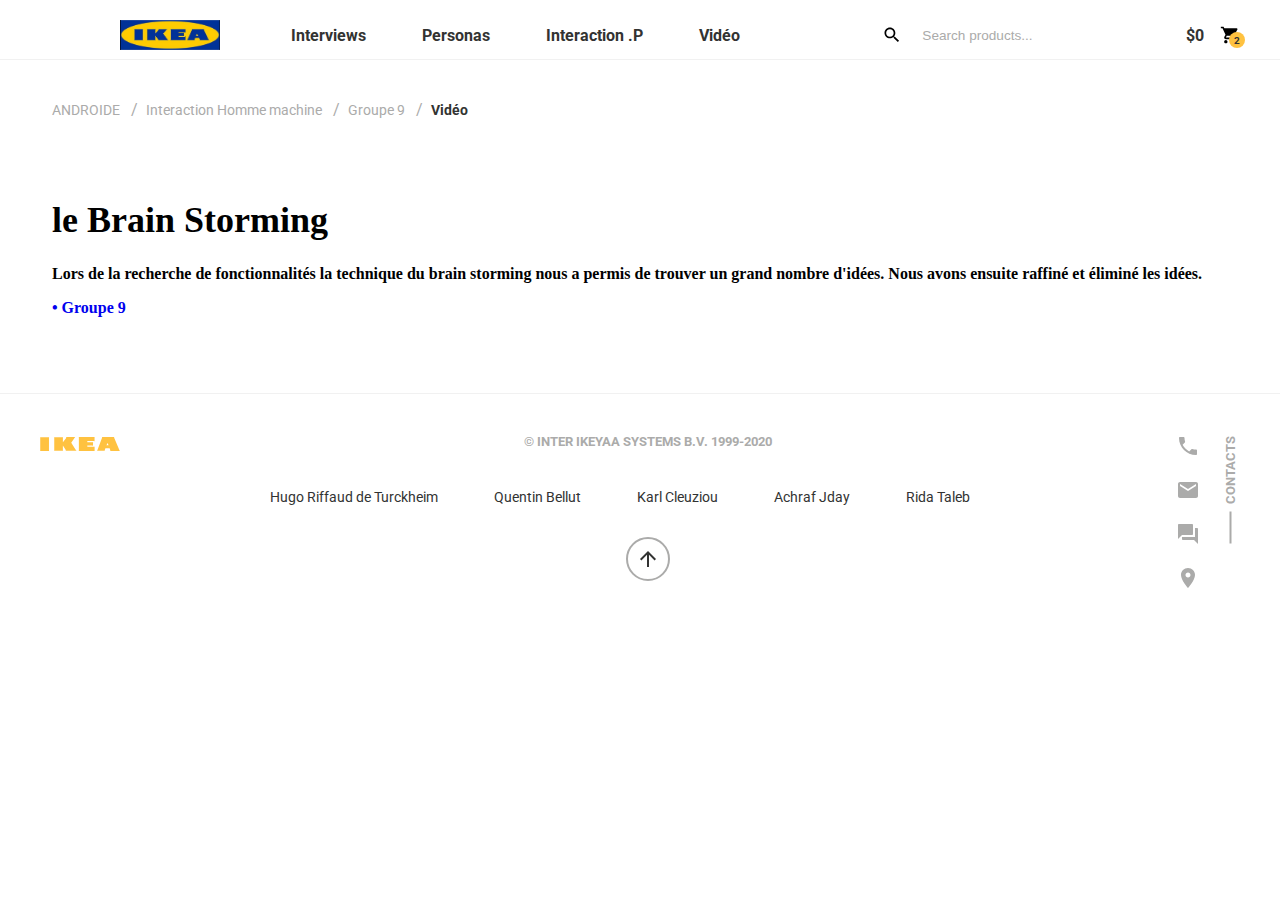
<file: InteractionP.html>
<!DOCTYPE html>
<html>
	<head>
		<meta charset="UTF-8">
		<title></title>
        <style>
			@import url('style.css');
		</style>
	</head>
	<body>

        		<!--=== HEADER ===-->
		<header class="header-container bg-light w-100 border-bottom-light">
			<nav class="navbar container-full d-flex align-items-center mx-auto">
				<a class="navbar-logo d-flex align-items-center mr-auto" href="index.html">
					<?xml version="1.0" encoding="UTF-8"?>
                    
					<svg width="80px" height="20px" viewBox="0 0 748 131" version="1.1" xmlns="http://www.w3.org/2000/svg" xmlns:xlink="http://www.w3.org/1999/xlink">
						<!-- Generator: Sketch 47.1 (45422) - http://www.bohemiancoding.com/sketch -->
						<title>Ikea_logo</title>
						<defs></defs>
						<img src="logo.png" alt="Logo" width="100px" height="30px">
					</svg>
				</a>
				<ul class="navbar-nav d-flex mr-auto">
					<li class="nav-item">
						<a class="nav-link" href="InterviewHugo.html">Interviews</a>
					</li>
					<li class="nav-item">
						<a class="nav-link" href="personas.html">Personas</a>
					</li>
					<li class="nav-item">
						<a class="nav-link" href="InteractionP.html">Interaction .P</a>
					</li>
					<li class="nav-item">
						<a class="nav-link" href="video.html">Vidéo</a>
					</li>
					
				</ul>
				<form class="search-form d-flex align-items-center">
					<button class="search-btn nav-icon" type="submit">
						<svg xmlns="http://www.w3.org/2000/svg" height="20" viewBox="0 0 24 24" width="20">
							<path d="M0 0h24v24H0z" fill="none" />
							<path d="M15.5 14h-.79l-.28-.27C15.41 12.59 16 11.11 16 9.5 16 5.91 13.09 3 9.5 3S3 5.91 3 9.5 5.91 16 9.5 16c1.61 0 3.09-.59 4.23-1.57l.27.28v.79l5 4.99L20.49 19l-4.99-5zm-6 0C7.01 14 5 11.99 5 9.5S7.01 5 9.5 5 14 7.01 14 9.5 11.99 14 9.5 14z" />
						</svg>
					</button>
					<input class="search-input" type="search" placeholder="Search products..." />
				</form>
				<div class="navbar-nav d-flex ml-auto d-flex align-items-center justify-content-center">
					<a class="nav-icon subtotal-price" href="#">$0</a>
					
					<a class="nav-icon d-flex align-items-center position-relative" href="#">
						<svg xmlns="http://www.w3.org/2000/svg" height="20" viewBox="0 0 24 24" width="20">
							<path d="M0 0h24v24H0z" fill="none" />
							<path d="M7 18c-1.1 0-1.99.9-1.99 2S5.9 22 7 22s2-.9 2-2-.9-2-2-2zM1 2v2h2l3.6 7.59-1.35 2.45c-.16.28-.25.61-.25.96 0 1.1.9 2 2 2h12v-2H7.42c-.14 0-.25-.11-.25-.25l.03-.12.9-1.63h7.45c.75 0 1.41-.41 1.75-1.03l3.58-6.49c.08-.14.12-.31.12-.48 0-.55-.45-1-1-1H5.21l-.94-2H1zm16 16c-1.1 0-1.99.9-1.99 2s.89 2 1.99 2 2-.9 2-2-.9-2-2-2z" />
						</svg>
						<span class="item-quantity badge position-absolute rounded-circle d-flex align-items-center justify-content-center">2</span>
					</a>
				</div>
			</nav>
		</header>
		<!--=== END OF HEADER ===-->
		<div class="interview_arborescence">
            <section class="product-path">
                <header class="product-path__nav">
                  <ul class="nav d-flex align-items-center w-100">
                        <li class="page-item">
                           <a class="page-link" href="index.html">ANDROIDE </a><span>/</span>
                      </li>
                      <li class="page-item">
                          <a class="page-link" href="index.html">Interaction Homme machine </a><span>/</span>
                       </li>
                       <li class="page-item">
                        <a class="page-link" href="index.html">Groupe 9 </a><span>/</span>
                     </li>
                       <li class="page-item">
                          <a class="page-link active" href="#">Vidéo</a>
                       </li>
                  </ul>
                 </header>
            </section>
        </div>


        <div class="interview">

            <div class="titrePersonas">
                <h1>le Brain Storming</h1>
            </div>

            <div class="profession">
            <h4>Lors de la recherche de fonctionnalités la technique du brain storming nous a permis de trouver un grand nombre d'idées. 
				Nous avons ensuite raffiné et éliminé les idées. 
            </h4>
            </div>
            
			<div class="profession">
				<h4>
					<a class="nav-link" href="index.html"> • Groupe 9 </a>
				</4>
				</div>

        </div>

        

        

		
        <!--=== FOOTER ===-->
		<footer class="footer-container bg-light w-100 border-top-light">
			<div  class="footer-content container-full d-flex justify-content-between mx-auto">
				<div class="footer-content-logo">
					<a class="navbar-logo d-flex align-items-center mr-auto" href="#">
						<?xml version="1.0" encoding="UTF-8"?>
						<svg width="80px" height="20px" viewBox="0 0 748 131" version="1.1" xmlns="http://www.w3.org/2000/svg" xmlns:xlink="http://www.w3.org/1999/xlink">
							<!-- Generator: Sketch 47.1 (45422) - http://www.bohemiancoding.com/sketch -->
							<title>Ikea_logo</title>
							<desc>Created with Sketch.</desc>
							<defs></defs>
							<g id="Page-1" stroke="none" stroke-width="1" fill="none" fill-rule="evenodd">
								<g id="Ikea_logo" fill-rule="nonzero" fill="#FFC240">
									<polygon id="polygon53" points="83.8759216 123.747305 84.6294047 127.715085 86.0122014 130.096881 0.939161462 129.868297 1.94098357 127.446991 2.24576325 123.403017 2.24576325 7.10981337 1.90147509 3.68668601 0.905297052 1.86929605 86.0460658 1.86929605 84.6294047 3.73748262 83.909786 7.45410153"></polygon>
									<path d="M239.296628,129.868297 C239.296628,129.868297 241.023713,128.372619 241.255119,127.446991 C241.901365,124.435881 240.820526,121.512254 240.820526,121.512254 L213.898321,79.0716829 L213.898321,78.7979456 L214.016846,123.405839 L214.784439,126.944669 L216.246253,128.863653 L131.128061,128.863653 L132.530612,126.944669 L133.26434,123.151856 L133.230476,6.98564387 L132.488281,3.62177923 L131.097018,1.86929605 L216.249075,1.86929605 L214.821126,3.73748262 L214.087397,7.45410153 L214.0366,49.0847486 L244.878611,8.72966095 C244.878611,8.72966095 245.516391,7.14932185 245.516391,4.87194033 C245.516391,3.43834701 244.11384,1.10170277 244.11384,1.10170277 L328.859524,1.19765193 L291.984004,53.6366896 L336.425397,124.656 L339.752576,127.207119 L343.536923,128.860831 L239.296628,128.860831 L239.296628,129.868297 L239.296628,129.868297 Z" id="path43"></path>
									<polygon id="polygon63" points="489.642095 48.7291723 493.511103 48.0236638 495.881612 46.635223 495.813883 82.5343188 493.324849 81.0781492 489.642095 80.3528864 442.483083 80.4065051 442.483083 92.1743873 504.057045 92.1743873 508.394511 91.3108448 510.527969 89.6655989 510.669071 130.175898 361.504814 129.885229 362.870679 127.463924 363.466128 123.408661 363.466128 7.10981337 362.836814 3.07148258 361.397577 0.61631291 510.067978 0.895694286 510.183681 39.8679852 507.765198 38.8407648 503.718401 38.5557394 442.483083 38.5557394 442.483083 48.9097825"></polygon>
									<path d="M631.415444,55.5500287 L621.405689,78.0642168 L641.456241,78.0642168 L631.415444,55.5500287 Z M580.192703,7.29042356 C580.192703,7.29042356 580.824839,5.01586407 580.553923,3.20411818 C580.308406,1.43188076 579.128796,0.754592581 579.128796,0.754592581 L694.50766,0.78845699 C694.50766,0.78845699 693.319584,1.43188076 693.071245,3.24644869 C692.811618,5.01586407 693.440931,7.32146593 693.440931,7.32146593 L743.81424,125.330466 L745.417155,127.842076 L747.635274,129.871119 L656.517437,130.029153 C656.517437,130.029153 657.914344,127.082949 657.77042,125.855364 C657.626497,124.548762 657.174971,122.864008 657.174971,122.864008 L651.257166,106.284558 L611.596298,106.284558 L605.111264,122.861186 C605.111264,122.861186 604.496061,123.00511 604.496061,124.280669 C604.496061,126.764059 605.988917,128.860831 605.988917,128.860831 L532.511615,128.860831 C532.511615,128.860831 535.040157,127.86183 536.437064,124.805568 C537.577166,122.389906 537.357047,122.531008 537.357047,122.531008 L580.192703,7.29042356 Z" id="path73"></path>
								</g>
							</g>
						</svg>
					</a>
				</div>
				
				<div class="footer-content-main d-flex column align-items-center">
					<h5>&copy; Inter IKEYAA Systems B.V. 1999-2020</h5>
					<ul class="navbar-nav d-flex mr-auto">
						<li class="nav-item">
							<a class="nav-link" href="#">Hugo Riffaud de Turckheim</a>
						</li>
						<li class="nav-item">
							<a class="nav-link" href="#">Quentin Bellut</a>
						</li>
						<li class="nav-item">
							<a class="nav-link" href="#">Karl Cleuziou</a>
						</li>
						<li class="nav-item">
							<a class="nav-link" href="#">Achraf Jday</a>
						</li>
						<li class="nav-item">
							<a class="nav-link" href="#">Rida Taleb</a>
						</li>
					</ul>
					<button class="arrow-btn d-flex align-items-center justify-content-center bg-light border-medium rounded-circle">
						<svg xmlns="http://www.w3.org/2000/svg" height="24" viewBox="0 0 24 24" width="24">
							<path d="M0 0h24v24H0V0z" fill="none" />
							<path d="M4 12l1.41 1.41L11 7.83V20h2V7.83l5.58 5.59L20 12l-8-8-8 8z" />
						</svg>
					</button>
				</div>
				
				<div class="footer-content-contacts">
					<div class="product-features-small vertical-container d-flex justify-content-between position-relative w-100">
						<div class="feature-icons">
							<a href="#">
								<svg xmlns="http://www.w3.org/2000/svg" height="24" viewBox="0 0 24 24" width="24">
									<path d="M0 0h24v24H0z" fill="none" />
									<path d="M6.62 10.79c1.44 2.83 3.76 5.14 6.59 6.59l2.2-2.2c.27-.27.67-.36 1.02-.24 1.12.37 2.33.57 3.57.57.55 0 1 .45 1 1V20c0 .55-.45 1-1 1-9.39 0-17-7.61-17-17 0-.55.45-1 1-1h3.5c.55 0 1 .45 1 1 0 1.25.2 2.45.57 3.57.11.35.03.74-.25 1.02l-2.2 2.2z" />
								</svg>
							</a>
							<a href="#">
								<svg xmlns="http://www.w3.org/2000/svg" height="24" viewBox="0 0 24 24" width="24">
									<path d="M0 0h24v24H0z" fill="none" />
									<path d="M20 4H4c-1.1 0-1.99.9-1.99 2L2 18c0 1.1.9 2 2 2h16c1.1 0 2-.9 2-2V6c0-1.1-.9-2-2-2zm0 4l-8 5-8-5V6l8 5 8-5v2z" />
								</svg>
							</a>
							<a href="#">
								<svg xmlns="http://www.w3.org/2000/svg" height="24" viewBox="0 0 24 24" width="24">
									<path d="M0 0h24v24H0z" fill="none" />
									<path d="M21 6h-2v9H6v2c0 .55.45 1 1 1h11l4 4V7c0-.55-.45-1-1-1zm-4 6V3c0-.55-.45-1-1-1H3c-.55 0-1 .45-1 1v14l4-4h10c.55 0 1-.45 1-1z" />
								</svg>
							</a>
							<a href="#">
								<svg xmlns="http://www.w3.org/2000/svg" height="24" viewBox="0 0 24 24" width="24">
									<path d="M0 0h24v24H0z" fill="none" />
									<path d="M12 2C8.13 2 5 5.13 5 9c0 5.25 7 13 7 13s7-7.75 7-13c0-3.87-3.13-7-7-7zm0 9.5c-1.38 0-2.5-1.12-2.5-2.5s1.12-2.5 2.5-2.5 2.5 1.12 2.5 2.5-1.12 2.5-2.5 2.5z" />
								</svg>
							</a>
						</div>
						<h5 class="vertical-container-title d-flex align-items-center position-absolute">
							<div class="line"></div>
							Contacts
						</h5>
					</div>
				</div>
			</div>
		</footer>
		
		<!--=== END OF FOOTER ===-->


	</body>
</html>
</file>
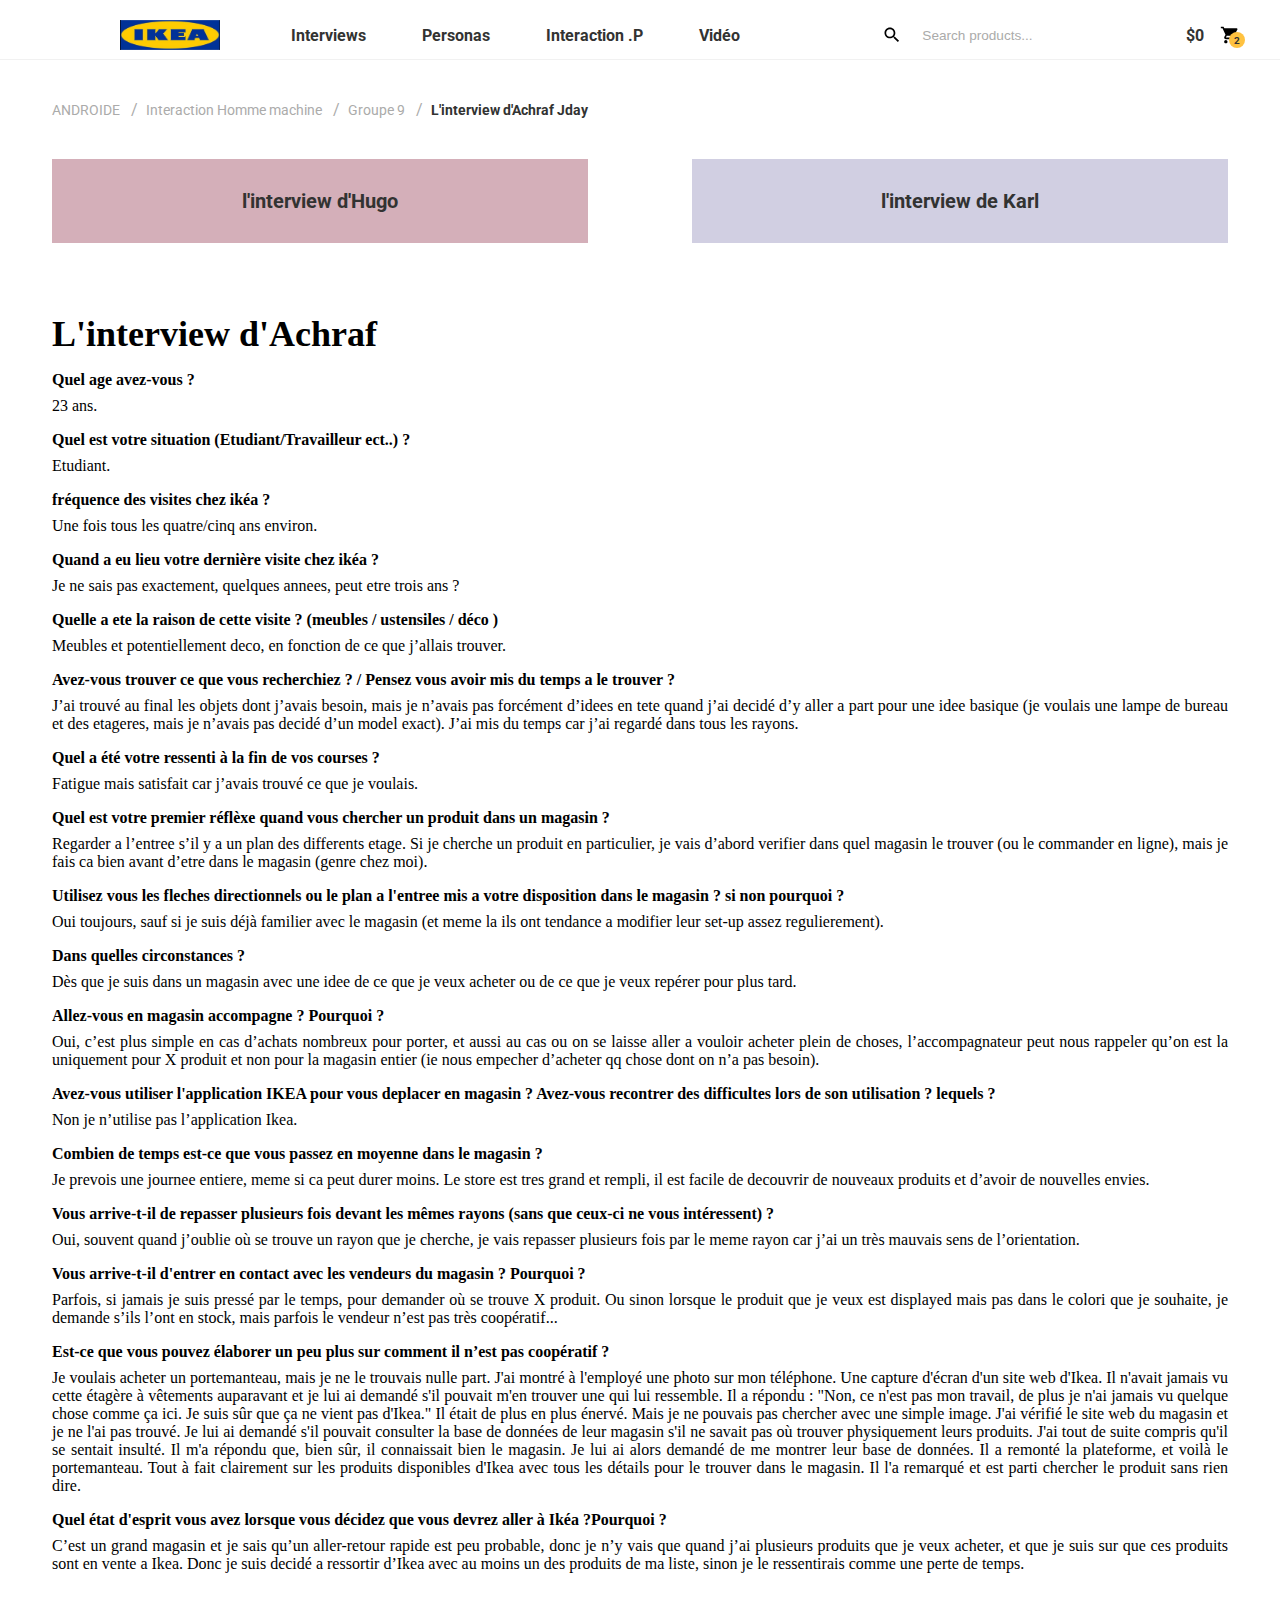
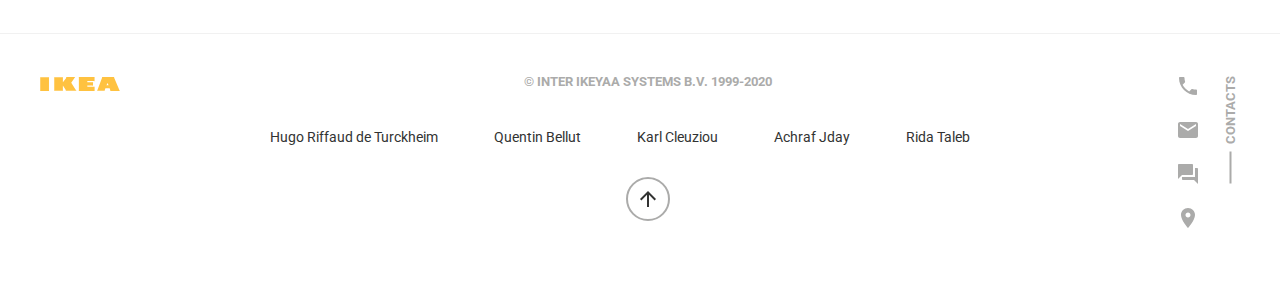
<file: InterviewAchraf.html>
<!DOCTYPE html>
<html>
	<head>
		<meta charset="UTF-8">
		<title></title>
        <style>
			@import url('style.css');
		</style>
	</head>
	<body>

        		<!--=== HEADER ===-->
		<header class="header-container bg-light w-100 border-bottom-light">
			<nav class="navbar container-full d-flex align-items-center mx-auto">
				<a class="navbar-logo d-flex align-items-center mr-auto" href="index.html">
					<?xml version="1.0" encoding="UTF-8"?>
                    
					<svg width="80px" height="20px" viewBox="0 0 748 131" version="1.1" xmlns="http://www.w3.org/2000/svg" xmlns:xlink="http://www.w3.org/1999/xlink">
						<!-- Generator: Sketch 47.1 (45422) - http://www.bohemiancoding.com/sketch -->
						<title>Ikea_logo</title>
						<defs></defs>
						<img src="logo.png" alt="Logo" width="100px" height="30px">
					</svg>
				</a>
				<ul class="navbar-nav d-flex mr-auto">
					<li class="nav-item">
						<a class="nav-link" href="InterviewHugo.html">Interviews</a>
					</li>
					<li class="nav-item">
						<a class="nav-link" href="personas.html">Personas</a>
					</li>
					<li class="nav-item">
						<a class="nav-link" href="InteractionP.html">Interaction .P</a>
					</li>
					<li class="nav-item">
						<a class="nav-link" href="video.html">Vidéo</a>
					</li>
				</ul>
				<form class="search-form d-flex align-items-center">
					<button class="search-btn nav-icon" type="submit">
						<svg xmlns="http://www.w3.org/2000/svg" height="20" viewBox="0 0 24 24" width="20">
							<path d="M0 0h24v24H0z" fill="none" />
							<path d="M15.5 14h-.79l-.28-.27C15.41 12.59 16 11.11 16 9.5 16 5.91 13.09 3 9.5 3S3 5.91 3 9.5 5.91 16 9.5 16c1.61 0 3.09-.59 4.23-1.57l.27.28v.79l5 4.99L20.49 19l-4.99-5zm-6 0C7.01 14 5 11.99 5 9.5S7.01 5 9.5 5 14 7.01 14 9.5 11.99 14 9.5 14z" />
						</svg>
					</button>
					<input class="search-input" type="search" placeholder="Search products..." />
				</form>
				<div class="navbar-nav d-flex ml-auto d-flex align-items-center justify-content-center">
					<a class="nav-icon subtotal-price" href="#">$0</a>
					
					<a class="nav-icon d-flex align-items-center position-relative" href="#">
						<svg xmlns="http://www.w3.org/2000/svg" height="20" viewBox="0 0 24 24" width="20">
							<path d="M0 0h24v24H0z" fill="none" />
							<path d="M7 18c-1.1 0-1.99.9-1.99 2S5.9 22 7 22s2-.9 2-2-.9-2-2-2zM1 2v2h2l3.6 7.59-1.35 2.45c-.16.28-.25.61-.25.96 0 1.1.9 2 2 2h12v-2H7.42c-.14 0-.25-.11-.25-.25l.03-.12.9-1.63h7.45c.75 0 1.41-.41 1.75-1.03l3.58-6.49c.08-.14.12-.31.12-.48 0-.55-.45-1-1-1H5.21l-.94-2H1zm16 16c-1.1 0-1.99.9-1.99 2s.89 2 1.99 2 2-.9 2-2-.9-2-2-2z" />
						</svg>
						<span class="item-quantity badge position-absolute rounded-circle d-flex align-items-center justify-content-center">2</span>
					</a>
				</div>
			</nav>
		</header>
		<!--=== END OF HEADER ===-->
		<div class="interview_arborescence">
            <section class="product-path">
                <header class="product-path__nav">
                  <ul class="nav d-flex align-items-center w-100">
                        <li class="page-item">
                           <a class="page-link" href="#">ANDROIDE </a><span>/</span>
                      </li>
                      <li class="page-item">
                          <a class="page-link" href="#">Interaction Homme machine </a><span>/</span>
                       </li>
                       <li class="page-item">
                        <a class="page-link" href="#">Groupe 9 </a><span>/</span>
                     </li>
                       <li class="page-item">
                          <a class="page-link active" href="#">L'interview d'Achraf Jday </a>
                       </li>
                  </ul>
                 </header>
            </section>
        </div>

		<ul class="bInterview_g">
			
			<li  class="bInterviewa" >
				<a class="page-link active" href="InterviewHugo.html">
				<h2>l'interview d'Hugo</h2> 
			    </a>
			</li>
				
			<li  class="bInterviewb" >
				<a class="page-link active" href="InterviewKarl.html">
				 <h2>l'interview de Karl</h2>
				</a> 
			</li>

			
		</ul>

        <div class="interview">


            <h1>L'interview d'Achraf</h1>
            
            <div class="interview_question">
                Quel age avez-vous ?
            </div>

            <div class="interview_reponse">
                23 ans.
            </div>
            <div class="interview_question">
                Quel est votre situation (Etudiant/Travailleur ect..) ?
            </div>

            <div class="interview_reponse">
                Etudiant.
            </div>
            <div class="interview_question">
                fréquence des visites chez ikéa ?
            </div>

            <div class="interview_reponse">
               Une fois tous les quatre/cinq ans environ.
            </div>
		
            <div class="interview_question">
                Quand a eu lieu votre dernière visite chez ikéa ?
            </div>

            <div class="interview_reponse">
                Je ne sais pas exactement, quelques annees, peut etre trois ans ?
            </div>
		
            <div class="interview_question">
                Quelle a ete la raison de cette visite ? (meubles / ustensiles / déco )
            </div>

            <div class="interview_reponse">
                Meubles et potentiellement deco, en fonction de ce que j’allais trouver.
            </div>
		
            <div class="interview_question">
                Avez-vous trouver ce que vous recherchiez ? / Pensez vous avoir mis du temps a le trouver ?
            </div>

            <div class="interview_reponse">
                J’ai trouvé au final les objets dont j’avais besoin, mais je n’avais pas forcément d’idees en tete quand j’ai decidé d’y aller a part pour une idee basique (je voulais une lampe de bureau et des etageres, mais je n’avais pas decidé d’un model exact). J’ai mis du temps car j’ai regardé dans tous les rayons.
            </div>
		
            <div class="interview_question">
                Quel a été votre ressenti à la fin de vos courses ?
            </div>

            <div class="interview_reponse">
                Fatigue mais satisfait car j’avais trouvé ce que je voulais.
            </div>
		
            <div class="interview_question">
                Quel est votre premier réflèxe quand vous chercher un produit dans un magasin ?
            </div>

            <div class="interview_reponse">
                Regarder a l’entree s’il y a un plan des differents etage. Si je cherche un produit en particulier, je vais d’abord verifier dans quel magasin le trouver (ou le commander en ligne), mais je fais ca bien avant d’etre dans le magasin (genre chez moi).
            </div>
		
            <div class="interview_question">
                Utilisez vous les fleches directionnels ou le plan a l'entree mis a votre disposition dans le magasin ? si non pourquoi ?
            </div>

            <div class="interview_reponse">
                Oui toujours, sauf si je suis déjà familier avec le magasin (et meme la ils ont tendance a modifier leur set-up assez regulierement).
            </div>
		
            <div class="interview_question">
                Dans quelles circonstances ?
            </div>

            <div class="interview_reponse">
                Dès que je suis dans un magasin avec une idee de ce que je veux acheter ou de ce que je veux repérer pour plus tard.
            </div>
		
            <div class="interview_question">
                Allez-vous en magasin accompagne ? Pourquoi ?
            </div>

            <div class="interview_reponse">
                Oui, c’est plus simple en cas d’achats nombreux pour porter, et aussi au cas ou on se laisse aller a vouloir acheter plein de choses, l’accompagnateur peut nous rappeler qu’on est la uniquement pour X produit et non pour la magasin entier (ie nous empecher d’acheter qq chose dont on n’a pas besoin).
            </div>
		
            <div class="interview_question">
                Avez-vous utiliser l'application IKEA pour vous deplacer en magasin ? Avez-vous recontrer des difficultes lors de son utilisation ? lequels ?
            </div>

            <div class="interview_reponse">
                Non je n’utilise pas l’application Ikea.
            </div>
		
            <div class="interview_question">
                Combien de temps est-ce que vous passez en moyenne dans le magasin ?
            </div>

            <div class="interview_reponse">
                Je prevois une journee entiere, meme si ca peut durer moins. Le store est tres grand et rempli, il est facile de decouvrir de nouveaux produits et d’avoir de nouvelles envies.
            </div>
		
            <div class="interview_question">
                Vous arrive-t-il de repasser plusieurs fois devant les mêmes rayons (sans que ceux-ci ne vous intéressent) ?
            </div>

            <div class="interview_reponse">
                Oui, souvent quand j’oublie où se trouve un rayon que je cherche, je vais repasser plusieurs fois par le meme rayon car j’ai un très mauvais sens de l’orientation.
            </div>
		
            <div class="interview_question">
                Vous arrive-t-il d'entrer en contact avec les vendeurs du magasin ? Pourquoi ?
            </div>

            <div class="interview_reponse">
                Parfois, si jamais je suis pressé par le temps, pour demander où se trouve X produit. Ou sinon lorsque le produit que je veux est displayed mais pas dans le colori que je souhaite, je demande s’ils l’ont en stock, mais parfois le vendeur n’est pas très coopératif...
            </div>
		
            <div class="interview_question">
                Est-ce que vous pouvez élaborer un peu plus sur comment il n’est pas coopératif ? 
            </div>

            <div class="interview_reponse">
                Je voulais acheter un portemanteau, mais je ne le trouvais nulle part.
		J'ai montré à l'employé une photo sur mon téléphone. Une capture d'écran d'un site web d'Ikea. Il n'avait jamais vu cette étagère à vêtements auparavant et je lui ai demandé s'il pouvait m'en trouver une qui lui ressemble.
		Il a répondu : "Non, ce n'est pas mon travail, de plus je n'ai jamais vu quelque chose comme ça ici. Je suis sûr que ça ne vient pas d'Ikea."
		Il était de plus en plus énervé. Mais je ne pouvais pas chercher avec une simple image. J'ai vérifié le site web du magasin et je ne l'ai pas trouvé. Je lui ai demandé s'il pouvait consulter la base de données de leur magasin s'il ne savait pas où trouver physiquement leurs produits.
		J'ai tout de suite compris qu'il se sentait insulté. Il m'a répondu que, bien sûr, il connaissait bien le magasin. Je lui ai alors demandé de me montrer leur base de données.
		Il a remonté la plateforme, et voilà le portemanteau. Tout à fait clairement sur les produits disponibles d'Ikea avec tous les détails pour le trouver dans le magasin.
		Il l'a remarqué et est parti chercher le produit sans rien dire.

            </div>
		
            <div class="interview_question">
                Quel état d'esprit vous avez lorsque vous décidez que vous devrez aller à Ikéa ?Pourquoi ?
            </div>

            <div class="interview_reponse">
                C’est un grand magasin et je sais qu’un aller-retour rapide est peu probable, donc je n’y vais que quand j’ai plusieurs produits que je veux acheter, et que je suis sur que ces produits sont en vente a Ikea. Donc je suis decidé a ressortir d’Ikea avec au moins un des produits de ma liste, sinon je le ressentirais comme une perte de temps.
            </div>

            

        </div>

		
        <!--=== FOOTER ===-->
		<footer class="footer-container bg-light w-100 border-top-light">
			<div class="footer-content container-full d-flex justify-content-between mx-auto">
				<div class="footer-content-logo">
					<a class="navbar-logo d-flex align-items-center mr-auto" href="#">
						<?xml version="1.0" encoding="UTF-8"?>
						<svg width="80px" height="20px" viewBox="0 0 748 131" version="1.1" xmlns="http://www.w3.org/2000/svg" xmlns:xlink="http://www.w3.org/1999/xlink">
							<!-- Generator: Sketch 47.1 (45422) - http://www.bohemiancoding.com/sketch -->
							<title>Ikea_logo</title>
							<desc>Created with Sketch.</desc>
							<defs></defs>
							<g id="Page-1" stroke="none" stroke-width="1" fill="none" fill-rule="evenodd">
								<g id="Ikea_logo" fill-rule="nonzero" fill="#FFC240">
									<polygon id="polygon53" points="83.8759216 123.747305 84.6294047 127.715085 86.0122014 130.096881 0.939161462 129.868297 1.94098357 127.446991 2.24576325 123.403017 2.24576325 7.10981337 1.90147509 3.68668601 0.905297052 1.86929605 86.0460658 1.86929605 84.6294047 3.73748262 83.909786 7.45410153"></polygon>
									<path d="M239.296628,129.868297 C239.296628,129.868297 241.023713,128.372619 241.255119,127.446991 C241.901365,124.435881 240.820526,121.512254 240.820526,121.512254 L213.898321,79.0716829 L213.898321,78.7979456 L214.016846,123.405839 L214.784439,126.944669 L216.246253,128.863653 L131.128061,128.863653 L132.530612,126.944669 L133.26434,123.151856 L133.230476,6.98564387 L132.488281,3.62177923 L131.097018,1.86929605 L216.249075,1.86929605 L214.821126,3.73748262 L214.087397,7.45410153 L214.0366,49.0847486 L244.878611,8.72966095 C244.878611,8.72966095 245.516391,7.14932185 245.516391,4.87194033 C245.516391,3.43834701 244.11384,1.10170277 244.11384,1.10170277 L328.859524,1.19765193 L291.984004,53.6366896 L336.425397,124.656 L339.752576,127.207119 L343.536923,128.860831 L239.296628,128.860831 L239.296628,129.868297 L239.296628,129.868297 Z" id="path43"></path>
									<polygon id="polygon63" points="489.642095 48.7291723 493.511103 48.0236638 495.881612 46.635223 495.813883 82.5343188 493.324849 81.0781492 489.642095 80.3528864 442.483083 80.4065051 442.483083 92.1743873 504.057045 92.1743873 508.394511 91.3108448 510.527969 89.6655989 510.669071 130.175898 361.504814 129.885229 362.870679 127.463924 363.466128 123.408661 363.466128 7.10981337 362.836814 3.07148258 361.397577 0.61631291 510.067978 0.895694286 510.183681 39.8679852 507.765198 38.8407648 503.718401 38.5557394 442.483083 38.5557394 442.483083 48.9097825"></polygon>
									<path d="M631.415444,55.5500287 L621.405689,78.0642168 L641.456241,78.0642168 L631.415444,55.5500287 Z M580.192703,7.29042356 C580.192703,7.29042356 580.824839,5.01586407 580.553923,3.20411818 C580.308406,1.43188076 579.128796,0.754592581 579.128796,0.754592581 L694.50766,0.78845699 C694.50766,0.78845699 693.319584,1.43188076 693.071245,3.24644869 C692.811618,5.01586407 693.440931,7.32146593 693.440931,7.32146593 L743.81424,125.330466 L745.417155,127.842076 L747.635274,129.871119 L656.517437,130.029153 C656.517437,130.029153 657.914344,127.082949 657.77042,125.855364 C657.626497,124.548762 657.174971,122.864008 657.174971,122.864008 L651.257166,106.284558 L611.596298,106.284558 L605.111264,122.861186 C605.111264,122.861186 604.496061,123.00511 604.496061,124.280669 C604.496061,126.764059 605.988917,128.860831 605.988917,128.860831 L532.511615,128.860831 C532.511615,128.860831 535.040157,127.86183 536.437064,124.805568 C537.577166,122.389906 537.357047,122.531008 537.357047,122.531008 L580.192703,7.29042356 Z" id="path73"></path>
								</g>
							</g>
						</svg>
					</a>
				</div>
				
				<div class="footer-content-main d-flex column align-items-center">
					<h5>&copy; Inter IKEYAA Systems B.V. 1999-2020</h5>
					<ul class="navbar-nav d-flex mr-auto">
						<li class="nav-item">
							<a class="nav-link" href="#">Hugo Riffaud de Turckheim</a>
						</li>
						<li class="nav-item">
							<a class="nav-link" href="#">Quentin Bellut</a>
						</li>
						<li class="nav-item">
							<a class="nav-link" href="#">Karl Cleuziou</a>
						</li>
						<li class="nav-item">
							<a class="nav-link" href="#">Achraf Jday</a>
						</li>
						<li class="nav-item">
							<a class="nav-link" href="#">Rida Taleb</a>
						</li>
					</ul>
					<button class="arrow-btn d-flex align-items-center justify-content-center bg-light border-medium rounded-circle">
						<svg xmlns="http://www.w3.org/2000/svg" height="24" viewBox="0 0 24 24" width="24">
							<path d="M0 0h24v24H0V0z" fill="none" />
							<path d="M4 12l1.41 1.41L11 7.83V20h2V7.83l5.58 5.59L20 12l-8-8-8 8z" />
						</svg>
					</button>
				</div>
				
				<div class="footer-content-contacts">
					<div class="product-features-small vertical-container d-flex justify-content-between position-relative w-100">
						<div class="feature-icons">
							<a href="#">
								<svg xmlns="http://www.w3.org/2000/svg" height="24" viewBox="0 0 24 24" width="24">
									<path d="M0 0h24v24H0z" fill="none" />
									<path d="M6.62 10.79c1.44 2.83 3.76 5.14 6.59 6.59l2.2-2.2c.27-.27.67-.36 1.02-.24 1.12.37 2.33.57 3.57.57.55 0 1 .45 1 1V20c0 .55-.45 1-1 1-9.39 0-17-7.61-17-17 0-.55.45-1 1-1h3.5c.55 0 1 .45 1 1 0 1.25.2 2.45.57 3.57.11.35.03.74-.25 1.02l-2.2 2.2z" />
								</svg>
							</a>
							<a href="#">
								<svg xmlns="http://www.w3.org/2000/svg" height="24" viewBox="0 0 24 24" width="24">
									<path d="M0 0h24v24H0z" fill="none" />
									<path d="M20 4H4c-1.1 0-1.99.9-1.99 2L2 18c0 1.1.9 2 2 2h16c1.1 0 2-.9 2-2V6c0-1.1-.9-2-2-2zm0 4l-8 5-8-5V6l8 5 8-5v2z" />
								</svg>
							</a>
							<a href="#">
								<svg xmlns="http://www.w3.org/2000/svg" height="24" viewBox="0 0 24 24" width="24">
									<path d="M0 0h24v24H0z" fill="none" />
									<path d="M21 6h-2v9H6v2c0 .55.45 1 1 1h11l4 4V7c0-.55-.45-1-1-1zm-4 6V3c0-.55-.45-1-1-1H3c-.55 0-1 .45-1 1v14l4-4h10c.55 0 1-.45 1-1z" />
								</svg>
							</a>
							<a href="#">
								<svg xmlns="http://www.w3.org/2000/svg" height="24" viewBox="0 0 24 24" width="24">
									<path d="M0 0h24v24H0z" fill="none" />
									<path d="M12 2C8.13 2 5 5.13 5 9c0 5.25 7 13 7 13s7-7.75 7-13c0-3.87-3.13-7-7-7zm0 9.5c-1.38 0-2.5-1.12-2.5-2.5s1.12-2.5 2.5-2.5 2.5 1.12 2.5 2.5-1.12 2.5-2.5 2.5z" />
								</svg>
							</a>
						</div>
						<h5 class="vertical-container-title d-flex align-items-center position-absolute">
							<div class="line"></div>
							Contacts
						</h5>
					</div>
				</div>
			</div>
		</footer>
		
		<!--=== END OF FOOTER ===-->


	</body>
</html>
</file>
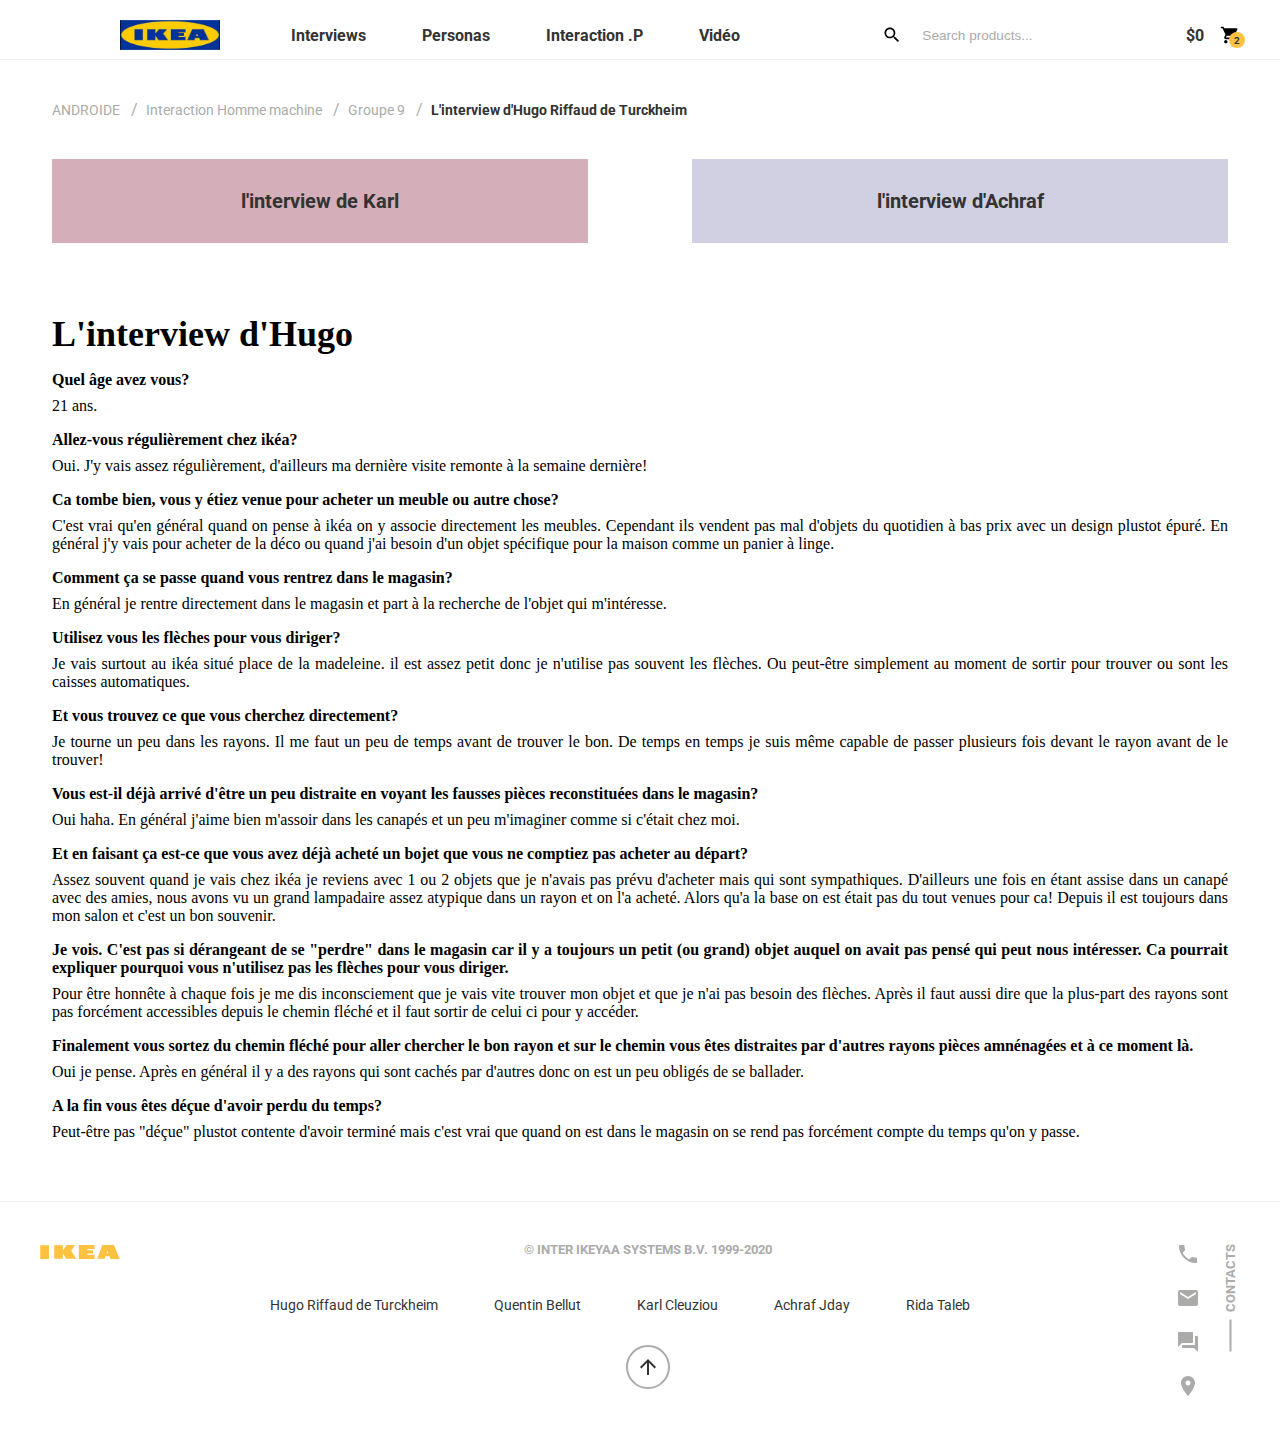
<file: InterviewHugo.html>
<!DOCTYPE html>
<html>
	<head>
		<meta charset="UTF-8">
		<title></title>
        <style>
			@import url('style.css');
		</style>
	</head>
	<body>

        		<!--=== HEADER ===-->
		<header class="header-container bg-light w-100 border-bottom-light">
			<nav class="navbar container-full d-flex align-items-center mx-auto">
				<a class="navbar-logo d-flex align-items-center mr-auto" href="index.html">
					<?xml version="1.0" encoding="UTF-8"?>
                    
					<svg width="80px" height="20px" viewBox="0 0 748 131" version="1.1" xmlns="http://www.w3.org/2000/svg" xmlns:xlink="http://www.w3.org/1999/xlink">
						<!-- Generator: Sketch 47.1 (45422) - http://www.bohemiancoding.com/sketch -->
						<title>Ikea_logo</title>
						<defs></defs>
						<img src="logo.png" alt="Logo" width="100px" height="30px">
					</svg>
				</a>
				<ul class="navbar-nav d-flex mr-auto">
					<li class="nav-item">
						<a class="nav-link" href="InterviewHugo.html">Interviews</a>
					</li>
					<li class="nav-item">
						<a class="nav-link" href="personas.html">Personas</a>
					</li>
					<li class="nav-item">
						<a class="nav-link" href="InteractionP.html">Interaction .P</a>
					</li>
					<li class="nav-item">
						<a class="nav-link" href="video.html">Vidéo</a>
					</li>
				</ul>
				<form class="search-form d-flex align-items-center">
					<button class="search-btn nav-icon" type="submit">
						<svg xmlns="http://www.w3.org/2000/svg" height="20" viewBox="0 0 24 24" width="20">
							<path d="M0 0h24v24H0z" fill="none" />
							<path d="M15.5 14h-.79l-.28-.27C15.41 12.59 16 11.11 16 9.5 16 5.91 13.09 3 9.5 3S3 5.91 3 9.5 5.91 16 9.5 16c1.61 0 3.09-.59 4.23-1.57l.27.28v.79l5 4.99L20.49 19l-4.99-5zm-6 0C7.01 14 5 11.99 5 9.5S7.01 5 9.5 5 14 7.01 14 9.5 11.99 14 9.5 14z" />
						</svg>
					</button>
					<input class="search-input" type="search" placeholder="Search products..." />
				</form>
				<div class="navbar-nav d-flex ml-auto d-flex align-items-center justify-content-center">
					<a class="nav-icon subtotal-price" href="#">$0</a>
					
					<a class="nav-icon d-flex align-items-center position-relative" href="#">
						<svg xmlns="http://www.w3.org/2000/svg" height="20" viewBox="0 0 24 24" width="20">
							<path d="M0 0h24v24H0z" fill="none" />
							<path d="M7 18c-1.1 0-1.99.9-1.99 2S5.9 22 7 22s2-.9 2-2-.9-2-2-2zM1 2v2h2l3.6 7.59-1.35 2.45c-.16.28-.25.61-.25.96 0 1.1.9 2 2 2h12v-2H7.42c-.14 0-.25-.11-.25-.25l.03-.12.9-1.63h7.45c.75 0 1.41-.41 1.75-1.03l3.58-6.49c.08-.14.12-.31.12-.48 0-.55-.45-1-1-1H5.21l-.94-2H1zm16 16c-1.1 0-1.99.9-1.99 2s.89 2 1.99 2 2-.9 2-2-.9-2-2-2z" />
						</svg>
						<span class="item-quantity badge position-absolute rounded-circle d-flex align-items-center justify-content-center">2</span>
					</a>
				</div>
			</nav>
		</header>
		<!--=== END OF HEADER ===-->
		<div class="interview_arborescence">
            <section class="product-path">
                <header class="product-path__nav">
                  <ul class="nav d-flex align-items-center w-100">
                        <li class="page-item">
                           <a class="page-link" href="#">ANDROIDE </a><span>/</span>
                      </li>
                      <li class="page-item">
                          <a class="page-link" href="#">Interaction Homme machine </a><span>/</span>
                       </li>
                       <li class="page-item">
                        <a class="page-link" href="index.html">Groupe 9 </a><span>/</span>
                     </li>
                       <li class="page-item">
                          <a class="page-link active" href="#">L'interview d'Hugo Riffaud de Turckheim </a>
                       </li>
                  </ul>
                 </header>
            </section>
        </div>

		<ul class="bInterview_g">
			
			<li  class="bInterviewa" >
				<a class="page-link active" href="InterviewKarl.html">
				<h2>l'interview de Karl</h2> 
			    </a>
			</li>
				
			<li  class="bInterviewb" >
				<a class="page-link active" href="InterviewAchraf.html">
				 <h2>l'interview d'Achraf</h2>
				</a> 
			</li>

			
		</ul>

        <div class="interview">
            <h1>L'interview d'Hugo</h1>
            
            <div class="interview_question">
                Quel âge avez vous?
            </div>

            <div class="interview_reponse">
                21 ans.
            </div>

            <div class="interview_question">
                Allez-vous régulièrement chez ikéa?
            </div>

            <div class="interview_reponse">
                Oui. J'y vais assez régulièrement, d'ailleurs ma dernière visite remonte à la semaine dernière!
            </div>

            <div class="interview_question">
                Ca tombe bien, vous y étiez venue pour acheter un meuble ou autre chose?
            </div>

            <div class="interview_reponse">
                C'est vrai qu'en général quand on pense à ikéa on y associe directement les meubles. Cependant ils vendent pas mal d'objets du quotidien à bas prix avec un design plustot épuré. En général j'y vais pour acheter de la déco ou quand j'ai besoin d'un objet spécifique pour la maison comme un panier à linge.
            </div>

            <div class="interview_question">
                Comment ça se passe quand vous rentrez dans le magasin?
            </div>

            <div class="interview_reponse">
                En général je rentre directement dans le magasin et part à la recherche de l'objet qui m'intéresse.
            </div>

            <div class="interview_question">
                Utilisez vous les flèches pour vous diriger?
            </div>

            <div class="interview_reponse">
                Je vais surtout au ikéa situé place de la madeleine. il est assez petit donc je n'utilise pas souvent les flèches. Ou peut-être simplement au moment de sortir pour trouver ou sont les caisses automatiques.
            </div>
            
            <div class="interview_question">
                Et vous trouvez ce que vous cherchez directement?
            </div>

            <div class="interview_reponse">
                Je tourne un peu dans les rayons. Il me faut un peu de temps avant de trouver le bon. De temps en temps je suis même capable de 
passer plusieurs fois devant le rayon avant de le trouver!
            </div>

            <div class="interview_question">
                Vous est-il déjà arrivé d'être un peu distraite en voyant les fausses pièces reconstituées dans le magasin?
            </div>

            <div class="interview_reponse">
                Oui haha.  En général j'aime bien m'assoir dans les canapés et un peu m'imaginer comme si c'était chez moi.
            </div>

            <div class="interview_question">
                Et en faisant ça est-ce que vous avez déjà acheté un bojet que vous ne comptiez pas acheter au départ?
            </div>

            <div class="interview_reponse">
                Assez souvent quand je vais chez ikéa je reviens avec 1 ou 2 objets que je n'avais pas prévu d'acheter mais qui sont sympathiques.
D'ailleurs une fois en étant assise dans un canapé avec des amies, nous avons vu un grand lampadaire assez atypique dans un rayon et on l'a acheté. Alors qu'a la base on est était pas du tout venues pour ca! Depuis il est toujours dans mon salon et c'est un bon souvenir.
            </div>

            <div class="interview_question">
                Je vois. C'est pas si dérangeant de se "perdre" dans le magasin car il y a toujours un petit (ou grand) objet auquel on avait pas pensé qui peut nous intéresser. Ca pourrait expliquer pourquoi vous n'utilisez pas les flèches pour vous diriger.
            </div>

            <div class="interview_reponse">
                Pour être honnête à chaque fois je me dis inconsciement que je vais vite trouver mon objet et que je n'ai pas besoin des flèches. Après il faut aussi dire que la plus-part des rayons sont pas forcément accessibles depuis le chemin fléché et il faut sortir de celui ci pour y accéder. 
            </div>

            <div class="interview_question">
                Finalement vous sortez du chemin fléché pour aller chercher le bon rayon et sur le chemin vous êtes distraites par d'autres rayons pièces amnénagées et à ce moment là.
            </div>

            <div class="interview_reponse">
                Oui je pense. Après en général il y a des rayons qui sont cachés par d'autres donc on est un peu obligés de se ballader.
            </div>

            <div class="interview_question">
                A la fin vous êtes déçue d'avoir perdu du temps?
            </div>

            <div class="interview_reponse">
                Peut-être pas "déçue" plustot contente d'avoir terminé mais c'est vrai que quand on est dans le magasin on se rend pas forcément compte du temps qu'on y passe.
            </div>

        </div>

		
        <!--=== FOOTER ===-->
		<footer class="footer-container bg-light w-100 border-top-light">
			<div class="footer-content container-full d-flex justify-content-between mx-auto">
				<div class="footer-content-logo">
					<a class="navbar-logo d-flex align-items-center mr-auto" href="#">
						<?xml version="1.0" encoding="UTF-8"?>
						<svg width="80px" height="20px" viewBox="0 0 748 131" version="1.1" xmlns="http://www.w3.org/2000/svg" xmlns:xlink="http://www.w3.org/1999/xlink">
							<!-- Generator: Sketch 47.1 (45422) - http://www.bohemiancoding.com/sketch -->
							<title>Ikea_logo</title>
							<desc>Created with Sketch.</desc>
							<defs></defs>
							<g id="Page-1" stroke="none" stroke-width="1" fill="none" fill-rule="evenodd">
								<g id="Ikea_logo" fill-rule="nonzero" fill="#FFC240">
									<polygon id="polygon53" points="83.8759216 123.747305 84.6294047 127.715085 86.0122014 130.096881 0.939161462 129.868297 1.94098357 127.446991 2.24576325 123.403017 2.24576325 7.10981337 1.90147509 3.68668601 0.905297052 1.86929605 86.0460658 1.86929605 84.6294047 3.73748262 83.909786 7.45410153"></polygon>
									<path d="M239.296628,129.868297 C239.296628,129.868297 241.023713,128.372619 241.255119,127.446991 C241.901365,124.435881 240.820526,121.512254 240.820526,121.512254 L213.898321,79.0716829 L213.898321,78.7979456 L214.016846,123.405839 L214.784439,126.944669 L216.246253,128.863653 L131.128061,128.863653 L132.530612,126.944669 L133.26434,123.151856 L133.230476,6.98564387 L132.488281,3.62177923 L131.097018,1.86929605 L216.249075,1.86929605 L214.821126,3.73748262 L214.087397,7.45410153 L214.0366,49.0847486 L244.878611,8.72966095 C244.878611,8.72966095 245.516391,7.14932185 245.516391,4.87194033 C245.516391,3.43834701 244.11384,1.10170277 244.11384,1.10170277 L328.859524,1.19765193 L291.984004,53.6366896 L336.425397,124.656 L339.752576,127.207119 L343.536923,128.860831 L239.296628,128.860831 L239.296628,129.868297 L239.296628,129.868297 Z" id="path43"></path>
									<polygon id="polygon63" points="489.642095 48.7291723 493.511103 48.0236638 495.881612 46.635223 495.813883 82.5343188 493.324849 81.0781492 489.642095 80.3528864 442.483083 80.4065051 442.483083 92.1743873 504.057045 92.1743873 508.394511 91.3108448 510.527969 89.6655989 510.669071 130.175898 361.504814 129.885229 362.870679 127.463924 363.466128 123.408661 363.466128 7.10981337 362.836814 3.07148258 361.397577 0.61631291 510.067978 0.895694286 510.183681 39.8679852 507.765198 38.8407648 503.718401 38.5557394 442.483083 38.5557394 442.483083 48.9097825"></polygon>
									<path d="M631.415444,55.5500287 L621.405689,78.0642168 L641.456241,78.0642168 L631.415444,55.5500287 Z M580.192703,7.29042356 C580.192703,7.29042356 580.824839,5.01586407 580.553923,3.20411818 C580.308406,1.43188076 579.128796,0.754592581 579.128796,0.754592581 L694.50766,0.78845699 C694.50766,0.78845699 693.319584,1.43188076 693.071245,3.24644869 C692.811618,5.01586407 693.440931,7.32146593 693.440931,7.32146593 L743.81424,125.330466 L745.417155,127.842076 L747.635274,129.871119 L656.517437,130.029153 C656.517437,130.029153 657.914344,127.082949 657.77042,125.855364 C657.626497,124.548762 657.174971,122.864008 657.174971,122.864008 L651.257166,106.284558 L611.596298,106.284558 L605.111264,122.861186 C605.111264,122.861186 604.496061,123.00511 604.496061,124.280669 C604.496061,126.764059 605.988917,128.860831 605.988917,128.860831 L532.511615,128.860831 C532.511615,128.860831 535.040157,127.86183 536.437064,124.805568 C537.577166,122.389906 537.357047,122.531008 537.357047,122.531008 L580.192703,7.29042356 Z" id="path73"></path>
								</g>
							</g>
						</svg>
					</a>
				</div>
				
				<div class="footer-content-main d-flex column align-items-center">
					<h5>&copy; Inter IKEYAA Systems B.V. 1999-2020</h5>
					<ul class="navbar-nav d-flex mr-auto">
						<li class="nav-item">
							<a class="nav-link" href="#">Hugo Riffaud de Turckheim</a>
						</li>
						<li class="nav-item">
							<a class="nav-link" href="#">Quentin Bellut</a>
						</li>
						<li class="nav-item">
							<a class="nav-link" href="#">Karl Cleuziou</a>
						</li>
						<li class="nav-item">
							<a class="nav-link" href="#">Achraf Jday</a>
						</li>
						<li class="nav-item">
							<a class="nav-link" href="#">Rida Taleb</a>
						</li>
					</ul>
					<button class="arrow-btn d-flex align-items-center justify-content-center bg-light border-medium rounded-circle">
						<svg xmlns="http://www.w3.org/2000/svg" height="24" viewBox="0 0 24 24" width="24">
							<path d="M0 0h24v24H0V0z" fill="none" />
							<path d="M4 12l1.41 1.41L11 7.83V20h2V7.83l5.58 5.59L20 12l-8-8-8 8z" />
						</svg>
					</button>
				</div>
				
				<div class="footer-content-contacts">
					<div class="product-features-small vertical-container d-flex justify-content-between position-relative w-100">
						<div class="feature-icons">
							<a href="#">
								<svg xmlns="http://www.w3.org/2000/svg" height="24" viewBox="0 0 24 24" width="24">
									<path d="M0 0h24v24H0z" fill="none" />
									<path d="M6.62 10.79c1.44 2.83 3.76 5.14 6.59 6.59l2.2-2.2c.27-.27.67-.36 1.02-.24 1.12.37 2.33.57 3.57.57.55 0 1 .45 1 1V20c0 .55-.45 1-1 1-9.39 0-17-7.61-17-17 0-.55.45-1 1-1h3.5c.55 0 1 .45 1 1 0 1.25.2 2.45.57 3.57.11.35.03.74-.25 1.02l-2.2 2.2z" />
								</svg>
							</a>
							<a href="#">
								<svg xmlns="http://www.w3.org/2000/svg" height="24" viewBox="0 0 24 24" width="24">
									<path d="M0 0h24v24H0z" fill="none" />
									<path d="M20 4H4c-1.1 0-1.99.9-1.99 2L2 18c0 1.1.9 2 2 2h16c1.1 0 2-.9 2-2V6c0-1.1-.9-2-2-2zm0 4l-8 5-8-5V6l8 5 8-5v2z" />
								</svg>
							</a>
							<a href="#">
								<svg xmlns="http://www.w3.org/2000/svg" height="24" viewBox="0 0 24 24" width="24">
									<path d="M0 0h24v24H0z" fill="none" />
									<path d="M21 6h-2v9H6v2c0 .55.45 1 1 1h11l4 4V7c0-.55-.45-1-1-1zm-4 6V3c0-.55-.45-1-1-1H3c-.55 0-1 .45-1 1v14l4-4h10c.55 0 1-.45 1-1z" />
								</svg>
							</a>
							<a href="#">
								<svg xmlns="http://www.w3.org/2000/svg" height="24" viewBox="0 0 24 24" width="24">
									<path d="M0 0h24v24H0z" fill="none" />
									<path d="M12 2C8.13 2 5 5.13 5 9c0 5.25 7 13 7 13s7-7.75 7-13c0-3.87-3.13-7-7-7zm0 9.5c-1.38 0-2.5-1.12-2.5-2.5s1.12-2.5 2.5-2.5 2.5 1.12 2.5 2.5-1.12 2.5-2.5 2.5z" />
								</svg>
							</a>
						</div>
						<h5 class="vertical-container-title d-flex align-items-center position-absolute">
							<div class="line"></div>
							Contacts
						</h5>
					</div>
				</div>
			</div>
		</footer>
		
		<!--=== END OF FOOTER ===-->


	</body>
</html>
</file>
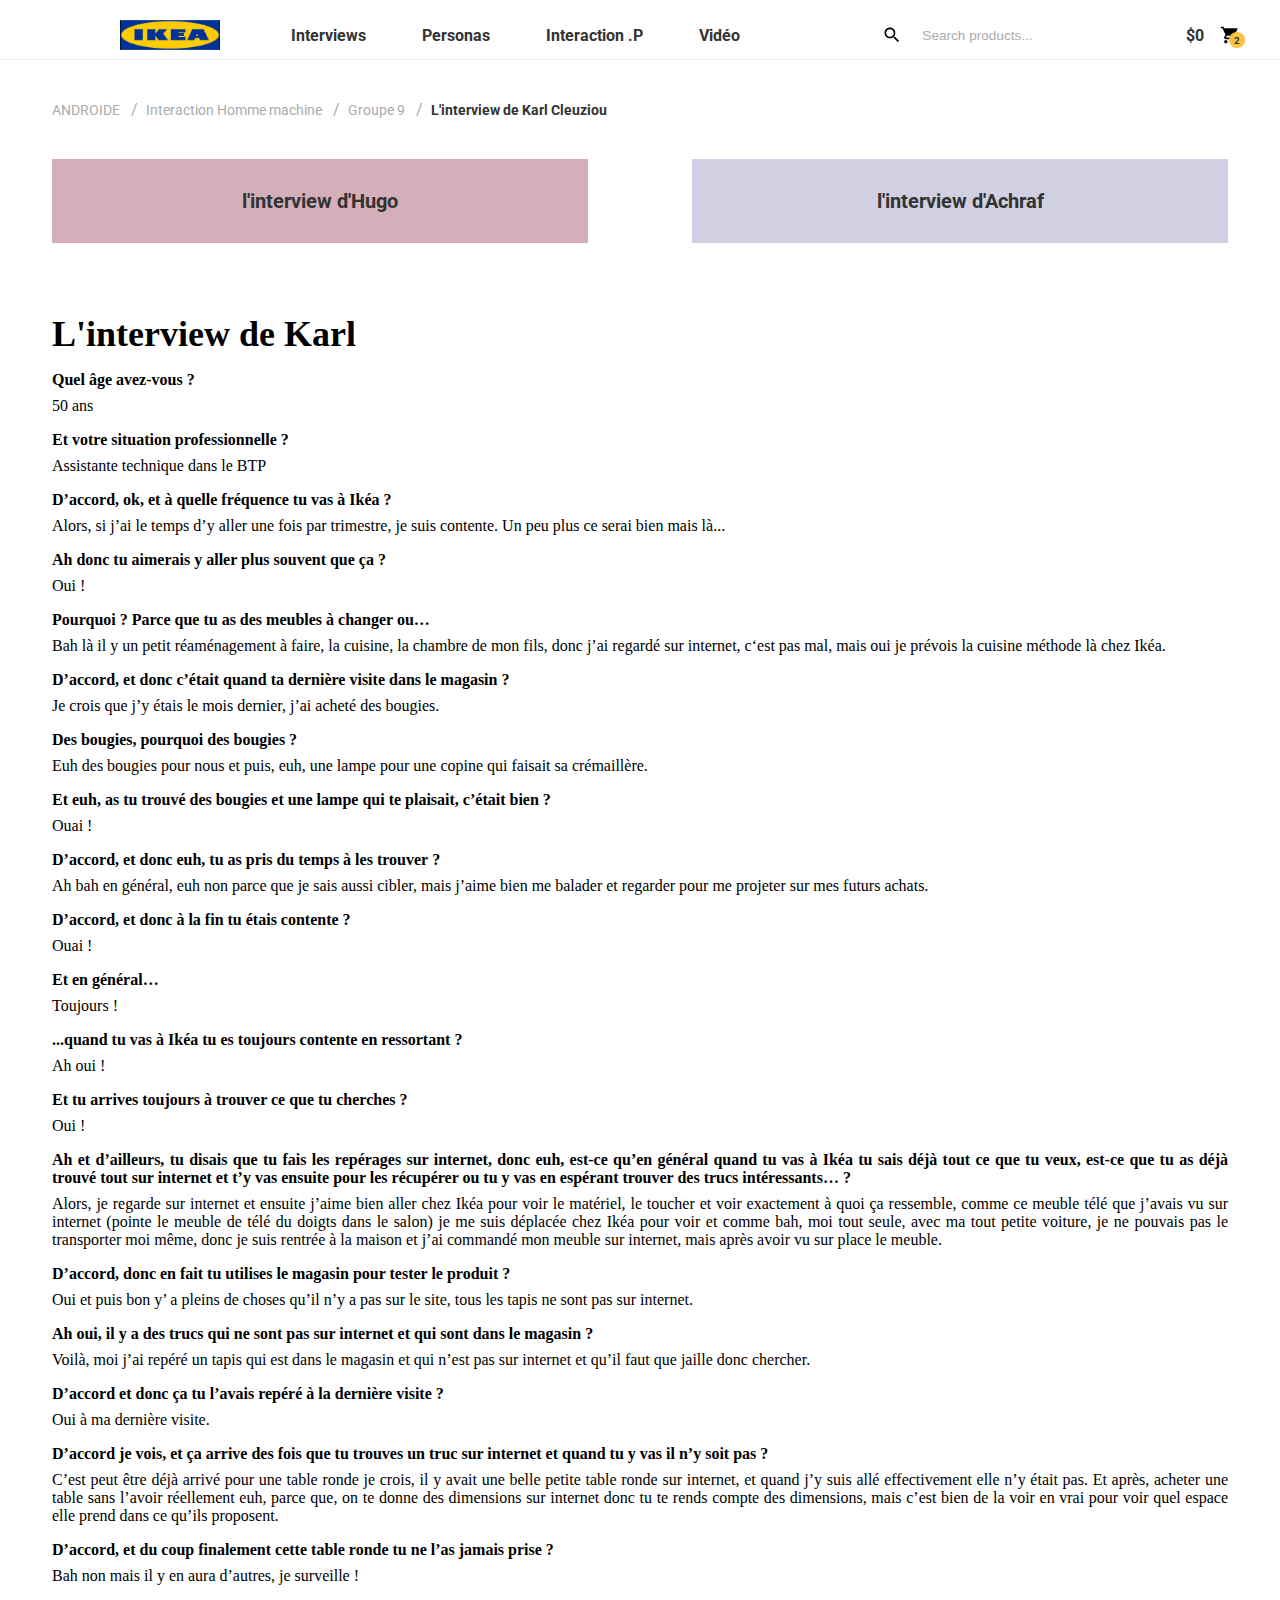
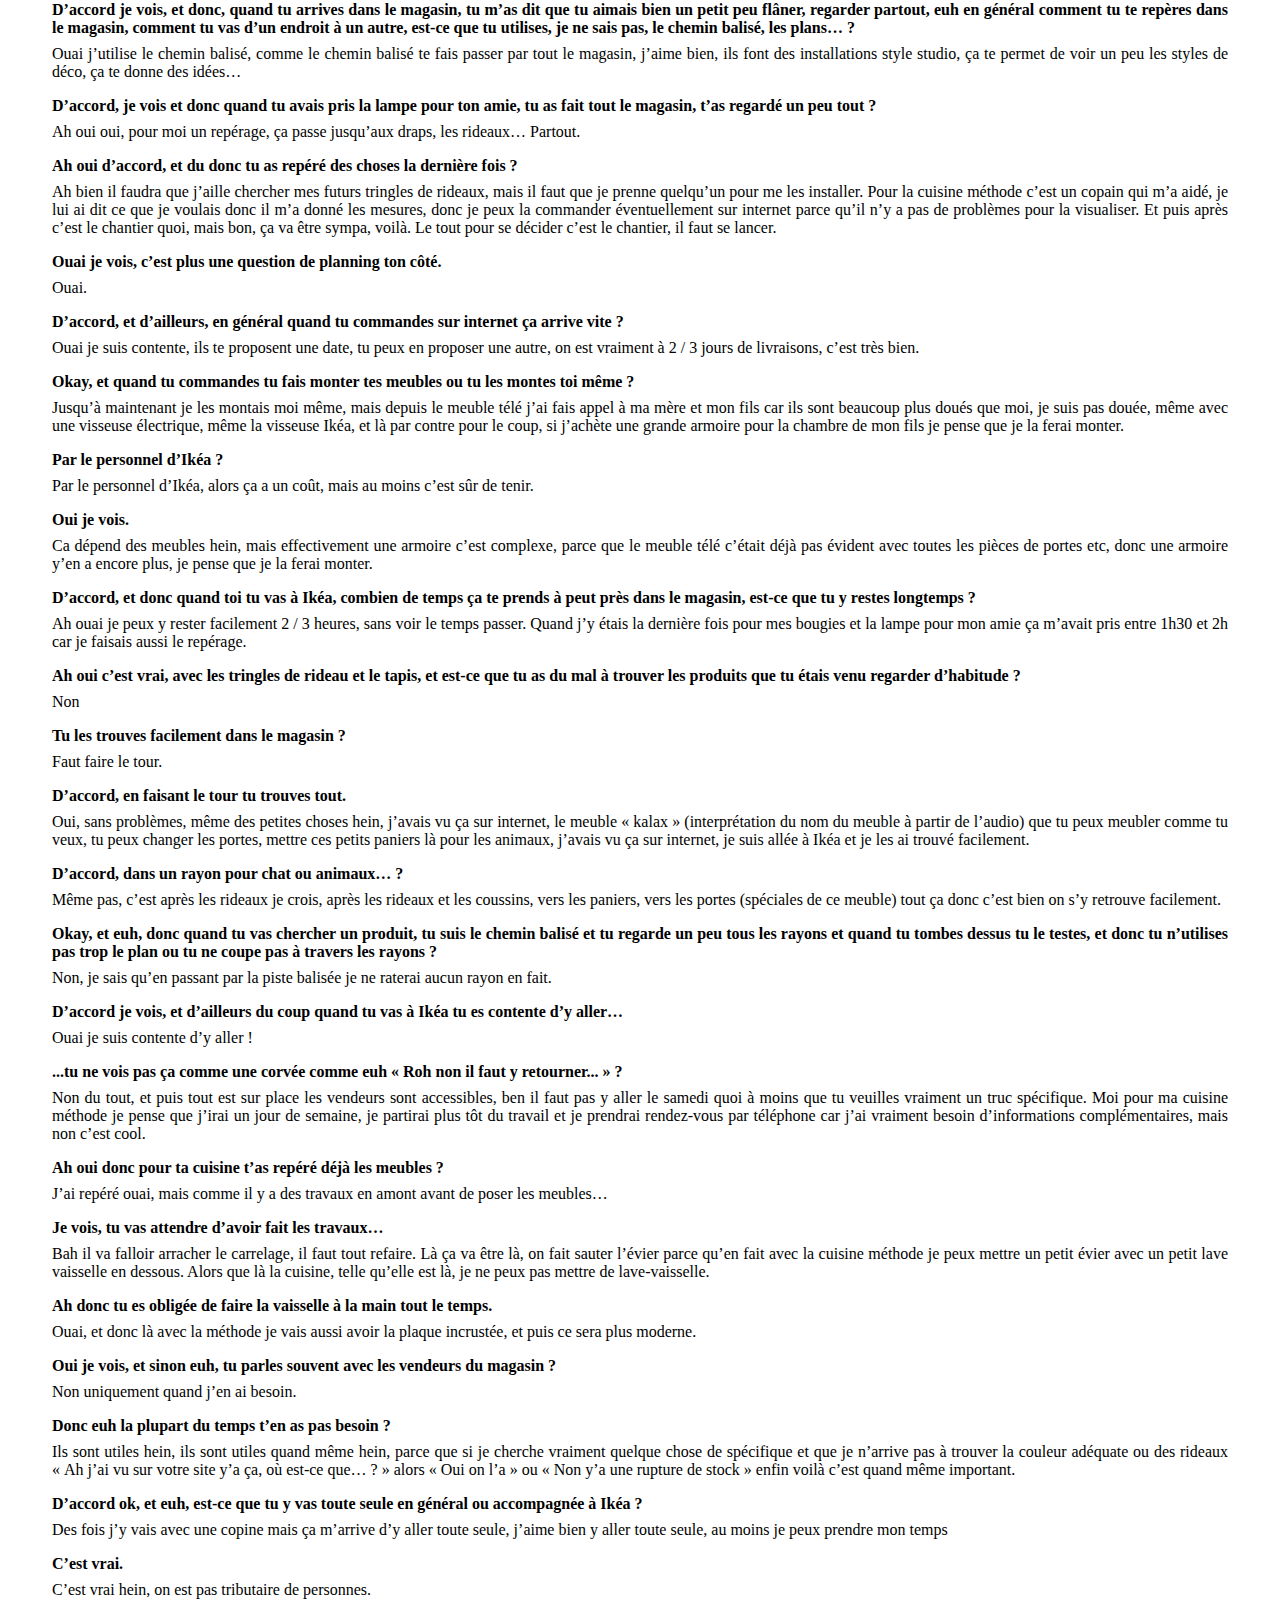
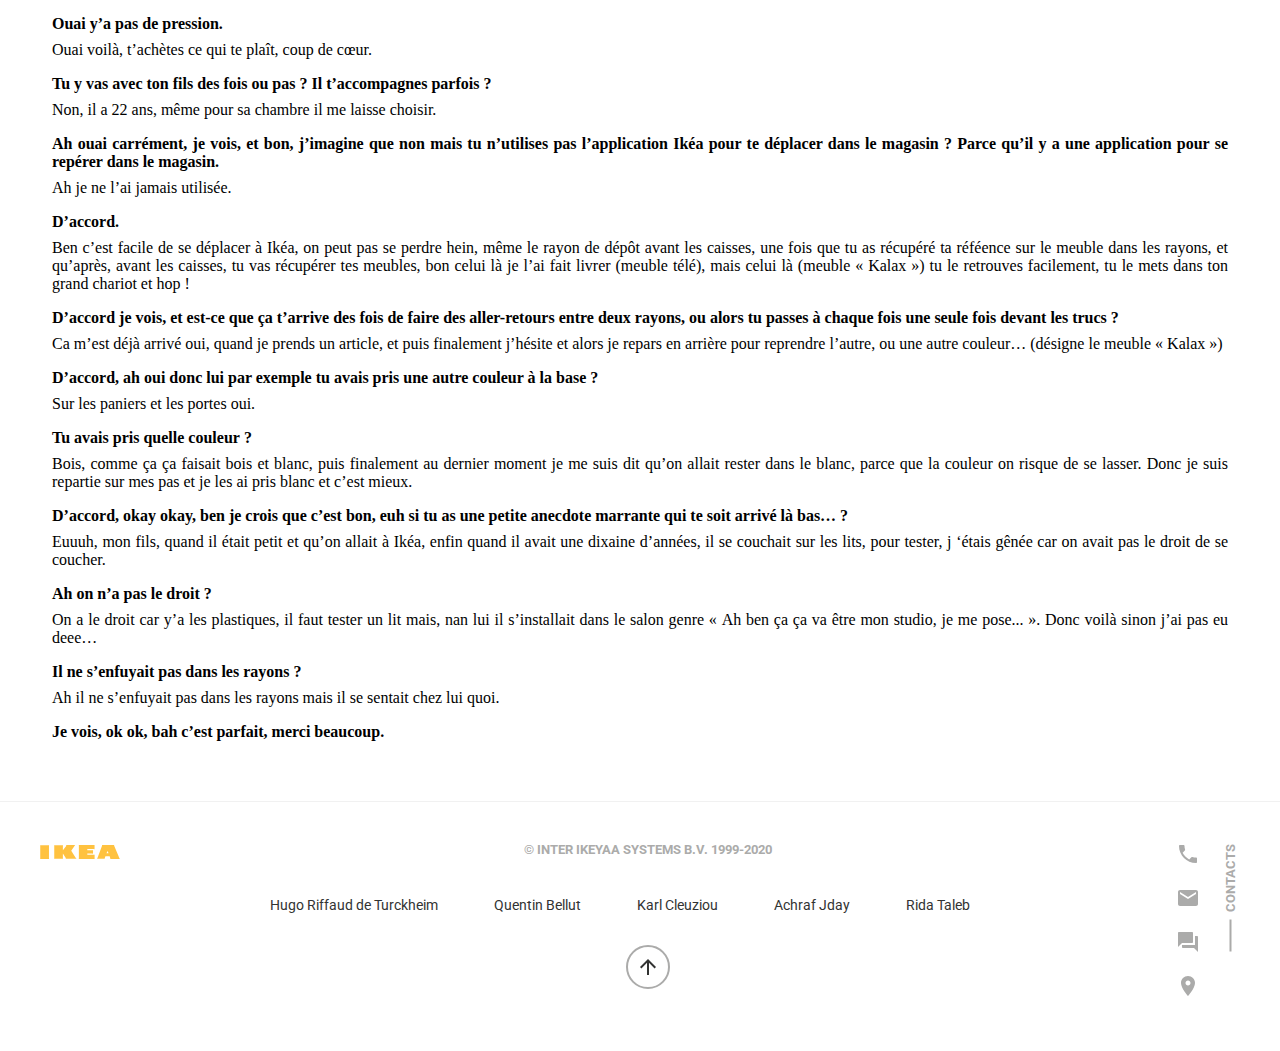
<file: InterviewKarl.html>
<!DOCTYPE html>
<html>
	<head>
		<meta charset="UTF-8">
		<title></title>
        <style>
			@import url('style.css');
		</style>
	</head>
	<body>

        		<!--=== HEADER ===-->
		<header class="header-container bg-light w-100 border-bottom-light">
			<nav class="navbar container-full d-flex align-items-center mx-auto">
				<a class="navbar-logo d-flex align-items-center mr-auto" href="index.html">
					<?xml version="1.0" encoding="UTF-8"?>
                    
					<svg width="80px" height="20px" viewBox="0 0 748 131" version="1.1" xmlns="http://www.w3.org/2000/svg" xmlns:xlink="http://www.w3.org/1999/xlink">
						<!-- Generator: Sketch 47.1 (45422) - http://www.bohemiancoding.com/sketch -->
						<title>Ikea_logo</title>
						<defs></defs>
						<img src="logo.png" alt="Logo" width="100px" height="30px">
					</svg>
				</a>
				<ul class="navbar-nav d-flex mr-auto">
					<li class="nav-item">
						<a class="nav-link" href="InterviewHugo.html">Interviews</a>
					</li>
					<li class="nav-item">
						<a class="nav-link" href="personas.html">Personas</a>
					</li>
					<li class="nav-item">
						<a class="nav-link" href="InteractionP.html">Interaction .P</a>
					</li>
					<li class="nav-item">
						<a class="nav-link" href="video.html">Vidéo</a>
					</li>
				</ul>
				<form class="search-form d-flex align-items-center">
					<button class="search-btn nav-icon" type="submit">
						<svg xmlns="http://www.w3.org/2000/svg" height="20" viewBox="0 0 24 24" width="20">
							<path d="M0 0h24v24H0z" fill="none" />
							<path d="M15.5 14h-.79l-.28-.27C15.41 12.59 16 11.11 16 9.5 16 5.91 13.09 3 9.5 3S3 5.91 3 9.5 5.91 16 9.5 16c1.61 0 3.09-.59 4.23-1.57l.27.28v.79l5 4.99L20.49 19l-4.99-5zm-6 0C7.01 14 5 11.99 5 9.5S7.01 5 9.5 5 14 7.01 14 9.5 11.99 14 9.5 14z" />
						</svg>
					</button>
					<input class="search-input" type="search" placeholder="Search products..." />
				</form>
				<div class="navbar-nav d-flex ml-auto d-flex align-items-center justify-content-center">
					<a class="nav-icon subtotal-price" href="#">$0</a>
					
					<a class="nav-icon d-flex align-items-center position-relative" href="#">
						<svg xmlns="http://www.w3.org/2000/svg" height="20" viewBox="0 0 24 24" width="20">
							<path d="M0 0h24v24H0z" fill="none" />
							<path d="M7 18c-1.1 0-1.99.9-1.99 2S5.9 22 7 22s2-.9 2-2-.9-2-2-2zM1 2v2h2l3.6 7.59-1.35 2.45c-.16.28-.25.61-.25.96 0 1.1.9 2 2 2h12v-2H7.42c-.14 0-.25-.11-.25-.25l.03-.12.9-1.63h7.45c.75 0 1.41-.41 1.75-1.03l3.58-6.49c.08-.14.12-.31.12-.48 0-.55-.45-1-1-1H5.21l-.94-2H1zm16 16c-1.1 0-1.99.9-1.99 2s.89 2 1.99 2 2-.9 2-2-.9-2-2-2z" />
						</svg>
						<span class="item-quantity badge position-absolute rounded-circle d-flex align-items-center justify-content-center">2</span>
					</a>
				</div>
			</nav>
		</header>
		<!--=== END OF HEADER ===-->
		<div class="interview_arborescence">
            <section class="product-path">
                <header class="product-path__nav">
                  <ul class="nav d-flex align-items-center w-100">
                        <li class="page-item">
                           <a class="page-link" href="#">ANDROIDE </a><span>/</span>
                      </li>
                      <li class="page-item">
                          <a class="page-link" href="#">Interaction Homme machine </a><span>/</span>
                       </li>
                       <li class="page-item">
                        <a class="page-link" href="index.html">Groupe 9 </a><span>/</span>
                     </li>
                       <li class="page-item">
                          <a class="page-link active" href="#">L'interview de Karl Cleuziou</a>
                       </li>
                  </ul>
                 </header>
            </section>
        </div>

		<ul class="bInterview_g">
			
			<li  class="bInterviewa" >
				<a class="page-link active" href="InterviewHugo.html">
				<h2>l'interview d'Hugo</h2> 
			    </a>
			</li>
				
			<li  class="bInterviewb" >
				<a class="page-link active" href="InterviewAchraf.html">
				 <h2>l'interview d'Achraf</h2>
				</a> 
			</li>

			
		</ul>

        <div class="interview">

			

            <h1>L'interview de Karl</h1>
            
            <div class="interview_question">
            	Quel âge avez-vous ?
            </div>
            
            <div class="interview_reponse">
            	50 ans
            </div>
            
            <div class="interview_question">
            	Et votre situation professionnelle ?
            </div>
            
            <div class="interview_reponse">
            	Assistante technique dans le BTP
            </div>
            
            <div class="interview_question">
            	D’accord, ok, et à quelle fréquence tu vas à Ikéa ?
            </div>
            
            <div class="interview_reponse">
            	Alors, si j’ai le temps d’y aller une fois par trimestre, je suis contente. Un peu plus ce serai bien mais là...
            </div>
            
            <div class="interview_question">
            	Ah donc tu aimerais y aller plus souvent que ça ?
            </div>
            
            <div class="interview_reponse">
            	Oui !
            </div>
            
            <div class="interview_question">
            	Pourquoi ? Parce que tu as des meubles à changer ou…
            </div>
            
            <div class="interview_reponse">
            	Bah là il y un petit réaménagement à faire, la cuisine, la chambre de mon fils, donc j’ai regardé sur internet, c‘est pas mal, mais oui je prévois la cuisine méthode là chez Ikéa.
            </div>
            
            <div class="interview_question">
            	D’accord, et donc c’était quand ta dernière visite dans le magasin ?
            </div>

            <div class="interview_reponse">
            	Je crois que j’y étais le mois dernier, j’ai acheté des bougies.
            </div>
            
            <div class="interview_question">
            	Des bougies, pourquoi des bougies ?
            </div>
            
            <div class="interview_reponse">
            	Euh des bougies pour nous et puis, euh, une lampe pour une copine qui faisait sa crémaillère.
            </div>
            
            <div class="interview_question">
            	Et euh, as tu trouvé des bougies et une lampe qui te plaisait, c’était bien ?
            </div>
            
            <div class="interview_reponse">
            	Ouai !
            </div>
            
            <div class="interview_question">
            	D’accord, et donc euh, tu as pris du temps à les trouver ?
            </div>
            
            <div class="interview_reponse">
            	Ah bah en général, euh non parce que je sais aussi cibler, mais j’aime bien me balader et regarder pour me projeter sur mes futurs achats.
            </div>
            
            <div class="interview_question">
            	D’accord, et donc à la fin tu étais contente ?
            </div>
            
            <div class="interview_reponse">
            	Ouai !
            </div>
            
            <div class="interview_question">
            	Et en général…
            </div>
            
            <div class="interview_reponse">
            	Toujours !
            </div>
            
            <div class="interview_question">
            	...quand tu vas à Ikéa tu es toujours contente en ressortant ?
            </div>
            
            <div class="interview_reponse">
            	Ah oui !
            </div>
            
            <div class="interview_question">
            	Et tu arrives toujours à trouver ce que tu cherches ?
            </div>
            
            <div class="interview_reponse">
            	Oui !
            </div>
            
            <div class="interview_question">
            	Ah et d’ailleurs, tu disais que tu fais les repérages sur internet, donc euh, est-ce qu’en général quand tu vas à Ikéa tu sais déjà tout ce que tu veux, est-ce que tu as déjà trouvé tout sur internet et t’y vas ensuite pour les récupérer ou tu y vas en espérant trouver des trucs intéressants… ?
            </div>
            
            <div class="interview_reponse">
            	Alors, je regarde sur internet et ensuite j’aime bien aller chez Ikéa pour voir le matériel, le toucher et voir exactement à quoi ça ressemble, comme ce meuble télé que j’avais vu sur internet (pointe le meuble de télé du doigts dans le salon) je me suis déplacée chez Ikéa pour voir et comme bah, moi tout seule, avec ma tout petite voiture, je ne pouvais pas le transporter moi même, donc je suis rentrée à la maison et j’ai commandé mon meuble sur internet, mais après avoir vu sur place le meuble.
            </div>

            <div class="interview_question">
            	D’accord, donc en fait tu utilises le magasin pour tester le produit ?
            </div>
            
            <div class="interview_reponse">
            	Oui et puis bon y’	a pleins de choses qu’il n’y a pas sur le site, tous les tapis ne sont pas sur internet.
            </div>
            
            <div class="interview_question">
            	Ah oui, il y a des trucs qui ne sont pas sur internet et qui sont dans le magasin ?
            </div>
            
            <div class="interview_reponse">
            	Voilà, moi j’ai repéré un tapis qui est dans le magasin et qui n’est pas sur internet et qu’il faut que jaille donc chercher.
            </div>
            
            <div class="interview_question">
            	D’accord et donc ça tu l’avais repéré à la dernière visite ?
            </div>
            
            <div class="interview_reponse">
            	Oui à ma dernière visite.
            </div>
            
            <div class="interview_question">
            	D’accord je vois, et ça arrive des fois que tu trouves un truc sur internet et quand tu y vas il n’y soit pas ?
            </div>
            
            <div class="interview_reponse">
            	C’est peut être déjà arrivé pour une table ronde je crois, il y avait une belle petite table ronde sur internet, et quand j’y suis allé effectivement elle n’y était pas. Et après, acheter une table sans l’avoir réellement euh, parce que, on te donne des dimensions sur internet donc tu te rends compte des dimensions, mais c’est bien de la voir en vrai pour voir quel espace elle prend dans ce qu’ils proposent.
            </div>
            
            <div class="interview_question">
            	D’accord, et du coup finalement cette table ronde tu ne l’as jamais prise ?
            </div>
            
            <div class="interview_reponse">
            	Bah non mais il y en aura d’autres, je surveille !
            </div>
            
            <div class="interview_question">
            	D’accord je vois, et donc, quand tu arrives dans le magasin, tu m’as dit que tu aimais bien un petit peu flâner, regarder partout, euh en général comment tu te repères dans le magasin, comment tu vas d’un endroit à un autre, est-ce que tu utilises, je ne sais pas, le chemin balisé, les plans… ?
            </div>
            
            <div class="interview_reponse">
            	Ouai j’utilise le chemin balisé, comme le chemin balisé te fais passer par tout le magasin, j’aime bien, ils font des installations style studio, ça te permet de voir un peu les styles de déco, ça te donne des idées…
            </div>
            
            <div class="interview_question">
            	D’accord, je vois et donc quand tu avais pris la lampe pour ton amie, tu as fait tout le magasin, t’as regardé un peu tout ?
            </div>
            
            <div class="interview_reponse">
            	Ah oui oui, pour moi un repérage, ça passe jusqu’aux draps, les rideaux… Partout.
            </div>
            
            <div class="interview_question">
            	Ah oui d’accord, et du donc tu as repéré des choses la dernière fois ?
            </div>
            
            <div class="interview_reponse">
            	Ah bien il faudra que j’aille chercher mes futurs tringles de rideaux, mais il faut que je prenne quelqu’un pour me les installer. Pour la cuisine méthode c’est un copain qui m’a aidé, je lui ai dit ce que je voulais donc il m’a donné les mesures, donc je peux la commander éventuellement sur internet parce qu’il n’y a pas de problèmes pour la visualiser. Et puis après c’est le chantier quoi, mais bon, ça va être sympa, voilà. Le tout pour se décider c’est le chantier, il faut se lancer.
            </div>
            
            <div class="interview_question">
            	Ouai je vois, c’est plus une question de planning ton côté.
            </div>
            
            <div class="interview_reponse">
            	Ouai.
            </div>
            
            <div class="interview_question">
            	D’accord, et d’ailleurs, en général quand tu commandes sur internet ça arrive vite ?
            </div>
            
            <div class="interview_reponse">
            	Ouai je suis contente, ils te proposent une date, tu peux en proposer une autre, on est vraiment à 2 / 3 jours de livraisons, c’est très bien.
            </div>

            <div class="interview_question">
            	Okay, et quand tu commandes tu fais monter tes meubles ou tu les montes toi même ?
            </div>
            
            <div class="interview_reponse">
            	Jusqu’à maintenant je les montais moi même, mais depuis le meuble télé j’ai fais appel à ma mère et mon fils car ils sont beaucoup plus doués que moi, je suis pas douée, même avec une visseuse électrique, même la visseuse Ikéa, et là par contre pour le coup, si j’achète une grande armoire pour la chambre de mon fils je pense que je la ferai monter.
            </div>
            
            <div class="interview_question">
            	Par le personnel d’Ikéa ?
            </div>
            
            <div class="interview_reponse">
            	Par le personnel d’Ikéa, alors ça a un coût, mais au moins c’est sûr de tenir.
            </div>
            
            <div class="interview_question">
            	Oui je vois.
            </div>
            
            <div class="interview_reponse">
            	Ca dépend des meubles hein, mais effectivement une armoire c’est complexe, parce que le meuble télé  c’était déjà pas évident avec toutes les pièces de portes etc, donc une armoire y’en a encore plus, je pense que je la ferai monter.
            </div>
            
            <div class="interview_question">
            	D’accord, et donc quand toi tu vas à Ikéa, combien de temps ça te prends à peut près dans le magasin, est-ce que tu y restes longtemps ?
            </div>
            
            <div class="interview_reponse">
            	Ah ouai je peux y rester facilement 2 / 3 heures, sans voir le temps passer. Quand j’y étais la dernière fois pour mes bougies et la lampe pour mon amie ça m’avait pris entre 1h30 et 2h car je faisais aussi le repérage.
            </div>
            
            <div class="interview_question">
            	Ah oui c’est vrai, avec les tringles de rideau et le tapis, et est-ce que tu as du mal à trouver les produits que tu étais venu regarder d’habitude ?
            </div>
            
            <div class="interview_reponse">
            	Non
            </div>
            
            <div class="interview_question">
            	Tu les trouves facilement dans le magasin ?
            </div>
            
            <div class="interview_reponse">
            	Faut faire le tour.
            </div>
            
            <div class="interview_question">
            	D’accord, en faisant le tour tu trouves tout.
            </div>
            
            <div class="interview_reponse">
            	Oui, sans problèmes, même des petites choses hein, j’avais vu ça sur internet, le meuble « kalax » (interprétation du nom du meuble à partir de l’audio) que tu peux meubler comme tu veux, tu peux changer les portes, mettre ces petits paniers là pour les animaux, j’avais vu ça sur internet, je suis allée à Ikéa et je les ai trouvé facilement.
            </div>
            
            <div class="interview_question">
            	D’accord, dans un rayon pour chat ou animaux… ?
            </div>
            
            <div class="interview_reponse">
            	Même pas, c’est après les rideaux je crois, après les rideaux et les coussins, vers les paniers, vers les portes (spéciales de ce meuble) tout ça donc c’est bien on s’y retrouve facilement.
            </div>
            
            <div class="interview_question">
            	Okay, et euh, donc quand tu vas chercher un produit, tu suis le chemin balisé et tu regarde un peu tous les rayons et quand tu tombes dessus tu le testes, et donc tu n’utilises pas trop le plan ou tu ne coupe pas à travers les rayons ?
            </div>
            
            <div class="interview_reponse">
            	Non, je sais qu’en passant par la piste balisée je ne raterai aucun rayon en fait.
            </div>
                        
            <div class="interview_question">
            	D’accord je vois, et d’ailleurs du coup quand tu vas à Ikéa tu es contente d’y aller… 
            </div>
            
            <div class="interview_reponse">
            	Ouai je suis contente d’y aller !
            </div>
            
            <div class="interview_question">
            	...tu ne vois pas ça comme une corvée comme euh « Roh non il faut y retourner... » ?
            </div>
            
            <div class="interview_reponse">
            	Non du tout, et puis tout est sur place les vendeurs sont accessibles, ben il faut pas y aller le samedi quoi à moins que tu veuilles vraiment un truc spécifique. Moi pour ma cuisine méthode je pense que j’irai un jour de semaine, je partirai plus tôt du travail et je prendrai rendez-vous par téléphone car j’ai vraiment besoin d’informations complémentaires, mais non c’est cool.
            </div>
            
            <div class="interview_question">
            	Ah oui donc pour ta cuisine t’as repéré déjà les meubles ?
            </div>
            
            <div class="interview_reponse">
            	J’ai repéré ouai, mais comme il y a des travaux en amont avant de poser les meubles…
            </div>
            
            <div class="interview_question">
            	Je vois, tu vas attendre d’avoir fait les travaux…
            </div>
            
            <div class="interview_reponse">
            	Bah il va falloir arracher le carrelage, il faut tout refaire. Là ça va être là, on fait sauter l’évier parce qu’en fait avec la cuisine méthode je peux mettre un petit évier avec un petit lave vaisselle en dessous. Alors que là la cuisine, telle qu’elle est là, je ne peux pas mettre de lave-vaisselle.
            </div>
            
            <div class="interview_question">
            	Ah donc tu es obligée de faire la vaisselle à la main tout le temps.
            </div>
            
            <div class="interview_reponse">
            	Ouai, et donc là avec la méthode je vais aussi avoir la plaque incrustée, et puis ce sera plus moderne.
            </div>
            
            <div class="interview_question">
            	Oui je vois, et sinon euh, tu parles souvent avec les vendeurs du magasin ?
            </div>
            
            <div class="interview_reponse">
            	Non uniquement quand j’en ai besoin.
            </div>
            
            <div class="interview_question">
            	Donc euh la plupart du temps t’en as pas besoin ?
            </div>
            
            <div class="interview_reponse">
            	Ils sont utiles hein, ils sont utiles quand même hein, parce que  si je cherche vraiment quelque chose de spécifique et que je n’arrive pas à trouver la couleur adéquate ou des rideaux « Ah j’ai vu sur votre site y’a ça, où est-ce que… ? » alors « Oui on l’a » ou « Non y’a une rupture de stock » enfin voilà c’est quand même important.
            </div>
            
            <div class="interview_question">
            	D’accord ok, et euh, est-ce que tu y vas toute seule en général ou accompagnée à Ikéa ?
            </div>
            
            <div class="interview_reponse">
            	Des fois j’y vais avec une copine mais ça m’arrive d’y aller toute seule, j’aime bien y aller toute seule, au moins je peux prendre mon temps
            </div>
            
            <div class="interview_question">
            	C’est vrai.
            </div>
            
            <div class="interview_reponse">
            	C’est vrai hein, on est pas tributaire de personnes.
            </div>
            
            <div class="interview_question">
            	Ouai y’a pas de pression.
            </div>
            
            <div class="interview_reponse">
            	Ouai voilà, t’achètes ce qui te plaît, coup de cœur.
            </div>
            
            <div class="interview_question">
            	Tu y vas avec ton fils des fois ou pas ? Il t’accompagnes parfois ?
            </div>
            
            <div class="interview_reponse">
            	Non, il a 22 ans, même pour sa chambre il me laisse choisir.
            </div>
            
            <div class="interview_question">
            	Ah ouai carrément, je vois, et bon, j’imagine que non mais tu n’utilises pas l’application Ikéa pour te déplacer dans le magasin ? Parce qu’il y a une application pour se repérer dans le magasin.
            </div>
            
            <div class="interview_reponse">
            	Ah je ne l’ai jamais utilisée.
            </div>
            
            <div class="interview_question">
            	D’accord.
            </div>
            
            <div class="interview_reponse">
            	Ben c’est facile de se déplacer à Ikéa, on peut pas se perdre hein, même le rayon de dépôt avant les caisses, une fois que tu as récupéré ta réféence sur le meuble dans les rayons, et qu’après, avant les caisses, tu vas récupérer tes meubles, bon celui là je l’ai fait livrer (meuble télé), mais celui là (meuble « Kalax ») tu le retrouves facilement, tu le mets dans ton grand chariot et hop !
            </div>
            
            <div class="interview_question">
            	D’accord je vois, et est-ce que ça t’arrive des fois de faire des aller-retours entre deux rayons, ou alors tu passes à chaque fois une seule fois devant les trucs ?
            </div>
            
            <div class="interview_reponse">
            	Ca m’est déjà arrivé oui, quand je prends un article, et puis finalement j’hésite et alors je repars en arrière pour reprendre l’autre, ou une autre couleur… (désigne le meuble « Kalax »)
            </div>
            
            <div class="interview_question">
            	D’accord, ah oui donc lui par exemple tu avais pris une autre couleur à la base ?
            </div>
            
            <div class="interview_reponse">
            	Sur les paniers et les portes oui.
            </div>
            
            <div class="interview_question">
            	Tu avais pris quelle couleur ?
            </div>
            
            <div class="interview_reponse">
            	Bois, comme ça ça faisait bois et blanc, puis finalement  au dernier moment je me suis dit qu’on allait rester dans le blanc, parce que la couleur on risque de se lasser. Donc je suis repartie sur mes pas et je les ai pris blanc et c’est mieux.
            </div>
            
            <div class="interview_question">
            	D’accord, okay okay, ben je crois que c’est bon, euh si tu as une petite anecdote marrante qui te soit arrivé là bas… ?
            </div>
            
            <div class="interview_reponse">
            	Euuuh, mon fils, quand il était petit et qu’on allait à Ikéa, enfin quand il avait une dixaine d’années, il se couchait sur les lits, pour tester, j ‘étais gênée car on avait pas le droit de se coucher.
            </div>
            
            <div class="interview_question">
            	Ah on n’a pas le droit ?
            </div>
            
            <div class="interview_reponse">
            	On a le droit car y’a les plastiques, il faut tester un lit mais, nan lui il s’installait dans le salon genre « Ah ben ça ça va être mon studio, je me pose... ». Donc voilà sinon j’ai pas eu deee…
            </div>
            
            <div class="interview_question">
            	Il ne s’enfuyait pas dans les rayons ?
            </div>
            
            <div class="interview_reponse">
            	Ah il ne s’enfuyait pas dans les rayons mais il se sentait chez lui quoi.
            </div>
            
            <div class="interview_question">
            	Je vois, ok ok, bah c’est parfait, merci beaucoup.
            </div>


            

        </div>

		
        <!--=== FOOTER ===-->
		<footer class="footer-container bg-light w-100 border-top-light">
			<div class="footer-content container-full d-flex justify-content-between mx-auto">
				<div class="footer-content-logo">
					<a class="navbar-logo d-flex align-items-center mr-auto" href="#">
						<?xml version="1.0" encoding="UTF-8"?>
						<svg width="80px" height="20px" viewBox="0 0 748 131" version="1.1" xmlns="http://www.w3.org/2000/svg" xmlns:xlink="http://www.w3.org/1999/xlink">
							<!-- Generator: Sketch 47.1 (45422) - http://www.bohemiancoding.com/sketch -->
							<title>Ikea_logo</title>
							<desc>Created with Sketch.</desc>
							<defs></defs>
							<g id="Page-1" stroke="none" stroke-width="1" fill="none" fill-rule="evenodd">
								<g id="Ikea_logo" fill-rule="nonzero" fill="#FFC240">
									<polygon id="polygon53" points="83.8759216 123.747305 84.6294047 127.715085 86.0122014 130.096881 0.939161462 129.868297 1.94098357 127.446991 2.24576325 123.403017 2.24576325 7.10981337 1.90147509 3.68668601 0.905297052 1.86929605 86.0460658 1.86929605 84.6294047 3.73748262 83.909786 7.45410153"></polygon>
									<path d="M239.296628,129.868297 C239.296628,129.868297 241.023713,128.372619 241.255119,127.446991 C241.901365,124.435881 240.820526,121.512254 240.820526,121.512254 L213.898321,79.0716829 L213.898321,78.7979456 L214.016846,123.405839 L214.784439,126.944669 L216.246253,128.863653 L131.128061,128.863653 L132.530612,126.944669 L133.26434,123.151856 L133.230476,6.98564387 L132.488281,3.62177923 L131.097018,1.86929605 L216.249075,1.86929605 L214.821126,3.73748262 L214.087397,7.45410153 L214.0366,49.0847486 L244.878611,8.72966095 C244.878611,8.72966095 245.516391,7.14932185 245.516391,4.87194033 C245.516391,3.43834701 244.11384,1.10170277 244.11384,1.10170277 L328.859524,1.19765193 L291.984004,53.6366896 L336.425397,124.656 L339.752576,127.207119 L343.536923,128.860831 L239.296628,128.860831 L239.296628,129.868297 L239.296628,129.868297 Z" id="path43"></path>
									<polygon id="polygon63" points="489.642095 48.7291723 493.511103 48.0236638 495.881612 46.635223 495.813883 82.5343188 493.324849 81.0781492 489.642095 80.3528864 442.483083 80.4065051 442.483083 92.1743873 504.057045 92.1743873 508.394511 91.3108448 510.527969 89.6655989 510.669071 130.175898 361.504814 129.885229 362.870679 127.463924 363.466128 123.408661 363.466128 7.10981337 362.836814 3.07148258 361.397577 0.61631291 510.067978 0.895694286 510.183681 39.8679852 507.765198 38.8407648 503.718401 38.5557394 442.483083 38.5557394 442.483083 48.9097825"></polygon>
									<path d="M631.415444,55.5500287 L621.405689,78.0642168 L641.456241,78.0642168 L631.415444,55.5500287 Z M580.192703,7.29042356 C580.192703,7.29042356 580.824839,5.01586407 580.553923,3.20411818 C580.308406,1.43188076 579.128796,0.754592581 579.128796,0.754592581 L694.50766,0.78845699 C694.50766,0.78845699 693.319584,1.43188076 693.071245,3.24644869 C692.811618,5.01586407 693.440931,7.32146593 693.440931,7.32146593 L743.81424,125.330466 L745.417155,127.842076 L747.635274,129.871119 L656.517437,130.029153 C656.517437,130.029153 657.914344,127.082949 657.77042,125.855364 C657.626497,124.548762 657.174971,122.864008 657.174971,122.864008 L651.257166,106.284558 L611.596298,106.284558 L605.111264,122.861186 C605.111264,122.861186 604.496061,123.00511 604.496061,124.280669 C604.496061,126.764059 605.988917,128.860831 605.988917,128.860831 L532.511615,128.860831 C532.511615,128.860831 535.040157,127.86183 536.437064,124.805568 C537.577166,122.389906 537.357047,122.531008 537.357047,122.531008 L580.192703,7.29042356 Z" id="path73"></path>
								</g>
							</g>
						</svg>
					</a>
				</div>
				
				<div class="footer-content-main d-flex column align-items-center">
					<h5>&copy; Inter IKEYAA Systems B.V. 1999-2020</h5>
					<ul class="navbar-nav d-flex mr-auto">
						<li class="nav-item">
							<a class="nav-link" href="#">Hugo Riffaud de Turckheim</a>
						</li>
						<li class="nav-item">
							<a class="nav-link" href="#">Quentin Bellut</a>
						</li>
						<li class="nav-item">
							<a class="nav-link" href="#">Karl Cleuziou</a>
						</li>
						<li class="nav-item">
							<a class="nav-link" href="#">Achraf Jday</a>
						</li>
						<li class="nav-item">
							<a class="nav-link" href="#">Rida Taleb</a>
						</li>
					</ul>
					<button class="arrow-btn d-flex align-items-center justify-content-center bg-light border-medium rounded-circle">
						<svg xmlns="http://www.w3.org/2000/svg" height="24" viewBox="0 0 24 24" width="24">
							<path d="M0 0h24v24H0V0z" fill="none" />
							<path d="M4 12l1.41 1.41L11 7.83V20h2V7.83l5.58 5.59L20 12l-8-8-8 8z" />
						</svg>
					</button>
				</div>
				
				<div class="footer-content-contacts">
					<div class="product-features-small vertical-container d-flex justify-content-between position-relative w-100">
						<div class="feature-icons">
							<a href="#">
								<svg xmlns="http://www.w3.org/2000/svg" height="24" viewBox="0 0 24 24" width="24">
									<path d="M0 0h24v24H0z" fill="none" />
									<path d="M6.62 10.79c1.44 2.83 3.76 5.14 6.59 6.59l2.2-2.2c.27-.27.67-.36 1.02-.24 1.12.37 2.33.57 3.57.57.55 0 1 .45 1 1V20c0 .55-.45 1-1 1-9.39 0-17-7.61-17-17 0-.55.45-1 1-1h3.5c.55 0 1 .45 1 1 0 1.25.2 2.45.57 3.57.11.35.03.74-.25 1.02l-2.2 2.2z" />
								</svg>
							</a>
							<a href="#">
								<svg xmlns="http://www.w3.org/2000/svg" height="24" viewBox="0 0 24 24" width="24">
									<path d="M0 0h24v24H0z" fill="none" />
									<path d="M20 4H4c-1.1 0-1.99.9-1.99 2L2 18c0 1.1.9 2 2 2h16c1.1 0 2-.9 2-2V6c0-1.1-.9-2-2-2zm0 4l-8 5-8-5V6l8 5 8-5v2z" />
								</svg>
							</a>
							<a href="#">
								<svg xmlns="http://www.w3.org/2000/svg" height="24" viewBox="0 0 24 24" width="24">
									<path d="M0 0h24v24H0z" fill="none" />
									<path d="M21 6h-2v9H6v2c0 .55.45 1 1 1h11l4 4V7c0-.55-.45-1-1-1zm-4 6V3c0-.55-.45-1-1-1H3c-.55 0-1 .45-1 1v14l4-4h10c.55 0 1-.45 1-1z" />
								</svg>
							</a>
							<a href="#">
								<svg xmlns="http://www.w3.org/2000/svg" height="24" viewBox="0 0 24 24" width="24">
									<path d="M0 0h24v24H0z" fill="none" />
									<path d="M12 2C8.13 2 5 5.13 5 9c0 5.25 7 13 7 13s7-7.75 7-13c0-3.87-3.13-7-7-7zm0 9.5c-1.38 0-2.5-1.12-2.5-2.5s1.12-2.5 2.5-2.5 2.5 1.12 2.5 2.5-1.12 2.5-2.5 2.5z" />
								</svg>
							</a>
						</div>
						<h5 class="vertical-container-title d-flex align-items-center position-absolute">
							<div class="line"></div>
							Contacts
						</h5>
					</div>
				</div>
			</div>
		</footer>
		
		<!--=== END OF FOOTER ===-->


	</body>
</html>
</file>
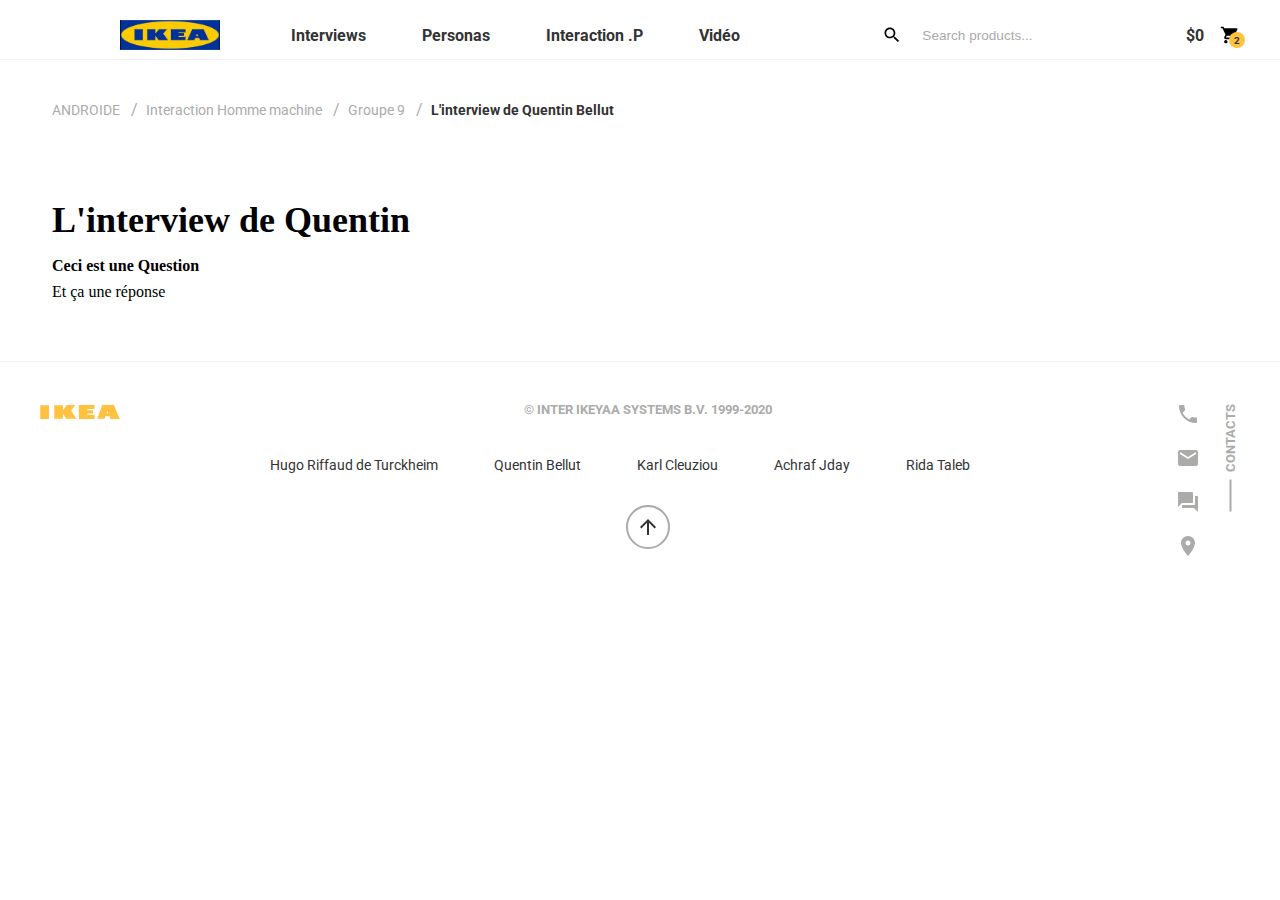
<file: InterviewQuentin.html>
<!DOCTYPE html>
<html>
	<head>
		<meta charset="UTF-8">
		<title></title>
        <style>
			@import url('style.css');
		</style>
	</head>
	<body>

        		<!--=== HEADER ===-->
		<header class="header-container bg-light w-100 border-bottom-light">
			<nav class="navbar container-full d-flex align-items-center mx-auto">
				<a class="navbar-logo d-flex align-items-center mr-auto" href="index.html">
					<?xml version="1.0" encoding="UTF-8"?>
                    
					<svg width="80px" height="20px" viewBox="0 0 748 131" version="1.1" xmlns="http://www.w3.org/2000/svg" xmlns:xlink="http://www.w3.org/1999/xlink">
						<!-- Generator: Sketch 47.1 (45422) - http://www.bohemiancoding.com/sketch -->
						<title>Ikea_logo</title>
						<defs></defs>
						<img src="logo.png" alt="Logo" width="100px" height="30px">
					</svg>
				</a>
				<ul class="navbar-nav d-flex mr-auto">
					<li class="nav-item">
						<a class="nav-link" href="InterviewHugo.html">Interviews</a>
					</li>
					<li class="nav-item">
						<a class="nav-link" href="personas.html">Personas</a>
					</li>
					<li class="nav-item">
						<a class="nav-link" href="InteractionP.html">Interaction .P</a>
					</li>
					<li class="nav-item">
						<a class="nav-link" href="video.html">Vidéo</a>
					</li>
				</ul>
				<form class="search-form d-flex align-items-center">
					<button class="search-btn nav-icon" type="submit">
						<svg xmlns="http://www.w3.org/2000/svg" height="20" viewBox="0 0 24 24" width="20">
							<path d="M0 0h24v24H0z" fill="none" />
							<path d="M15.5 14h-.79l-.28-.27C15.41 12.59 16 11.11 16 9.5 16 5.91 13.09 3 9.5 3S3 5.91 3 9.5 5.91 16 9.5 16c1.61 0 3.09-.59 4.23-1.57l.27.28v.79l5 4.99L20.49 19l-4.99-5zm-6 0C7.01 14 5 11.99 5 9.5S7.01 5 9.5 5 14 7.01 14 9.5 11.99 14 9.5 14z" />
						</svg>
					</button>
					<input class="search-input" type="search" placeholder="Search products..." />
				</form>
				<div class="navbar-nav d-flex ml-auto d-flex align-items-center justify-content-center">
					<a class="nav-icon subtotal-price" href="#">$0</a>
					
					<a class="nav-icon d-flex align-items-center position-relative" href="#">
						<svg xmlns="http://www.w3.org/2000/svg" height="20" viewBox="0 0 24 24" width="20">
							<path d="M0 0h24v24H0z" fill="none" />
							<path d="M7 18c-1.1 0-1.99.9-1.99 2S5.9 22 7 22s2-.9 2-2-.9-2-2-2zM1 2v2h2l3.6 7.59-1.35 2.45c-.16.28-.25.61-.25.96 0 1.1.9 2 2 2h12v-2H7.42c-.14 0-.25-.11-.25-.25l.03-.12.9-1.63h7.45c.75 0 1.41-.41 1.75-1.03l3.58-6.49c.08-.14.12-.31.12-.48 0-.55-.45-1-1-1H5.21l-.94-2H1zm16 16c-1.1 0-1.99.9-1.99 2s.89 2 1.99 2 2-.9 2-2-.9-2-2-2z" />
						</svg>
						<span class="item-quantity badge position-absolute rounded-circle d-flex align-items-center justify-content-center">2</span>
					</a>
				</div>
			</nav>
		</header>
		<!--=== END OF HEADER ===-->
		<div class="interview_arborescence">
            <section class="product-path">
                <header class="product-path__nav">
                  <ul class="nav d-flex align-items-center w-100">
                        <li class="page-item">
                           <a class="page-link" href="#">ANDROIDE </a><span>/</span>
                      </li>
                      <li class="page-item">
                          <a class="page-link" href="#">Interaction Homme machine </a><span>/</span>
                       </li>
                       <li class="page-item">
                        <a class="page-link" href="index.html">Groupe 9 </a><span>/</span>
                     </li>
                       <li class="page-item">
                          <a class="page-link active" href="#">L'interview de Quentin Bellut </a>
                       </li>
                  </ul>
                 </header>
            </section>
        </div>


        <div class="interview">

            
            <h1>L'interview de Quentin</h1>
            
            <div class="interview_question">
                Ceci est une Question
            </div>

            <div class="interview_reponse">
                Et ça une réponse
            </div>

            

        </div>

		
        <!--=== FOOTER ===-->
		<footer class="footer-container bg-light w-100 border-top-light">
			<div class="footer-content container-full d-flex justify-content-between mx-auto">
				<div class="footer-content-logo">
					<a class="navbar-logo d-flex align-items-center mr-auto" href="#">
						<?xml version="1.0" encoding="UTF-8"?>
						<svg width="80px" height="20px" viewBox="0 0 748 131" version="1.1" xmlns="http://www.w3.org/2000/svg" xmlns:xlink="http://www.w3.org/1999/xlink">
							<!-- Generator: Sketch 47.1 (45422) - http://www.bohemiancoding.com/sketch -->
							<title>Ikea_logo</title>
							<desc>Created with Sketch.</desc>
							<defs></defs>
							<g id="Page-1" stroke="none" stroke-width="1" fill="none" fill-rule="evenodd">
								<g id="Ikea_logo" fill-rule="nonzero" fill="#FFC240">
									<polygon id="polygon53" points="83.8759216 123.747305 84.6294047 127.715085 86.0122014 130.096881 0.939161462 129.868297 1.94098357 127.446991 2.24576325 123.403017 2.24576325 7.10981337 1.90147509 3.68668601 0.905297052 1.86929605 86.0460658 1.86929605 84.6294047 3.73748262 83.909786 7.45410153"></polygon>
									<path d="M239.296628,129.868297 C239.296628,129.868297 241.023713,128.372619 241.255119,127.446991 C241.901365,124.435881 240.820526,121.512254 240.820526,121.512254 L213.898321,79.0716829 L213.898321,78.7979456 L214.016846,123.405839 L214.784439,126.944669 L216.246253,128.863653 L131.128061,128.863653 L132.530612,126.944669 L133.26434,123.151856 L133.230476,6.98564387 L132.488281,3.62177923 L131.097018,1.86929605 L216.249075,1.86929605 L214.821126,3.73748262 L214.087397,7.45410153 L214.0366,49.0847486 L244.878611,8.72966095 C244.878611,8.72966095 245.516391,7.14932185 245.516391,4.87194033 C245.516391,3.43834701 244.11384,1.10170277 244.11384,1.10170277 L328.859524,1.19765193 L291.984004,53.6366896 L336.425397,124.656 L339.752576,127.207119 L343.536923,128.860831 L239.296628,128.860831 L239.296628,129.868297 L239.296628,129.868297 Z" id="path43"></path>
									<polygon id="polygon63" points="489.642095 48.7291723 493.511103 48.0236638 495.881612 46.635223 495.813883 82.5343188 493.324849 81.0781492 489.642095 80.3528864 442.483083 80.4065051 442.483083 92.1743873 504.057045 92.1743873 508.394511 91.3108448 510.527969 89.6655989 510.669071 130.175898 361.504814 129.885229 362.870679 127.463924 363.466128 123.408661 363.466128 7.10981337 362.836814 3.07148258 361.397577 0.61631291 510.067978 0.895694286 510.183681 39.8679852 507.765198 38.8407648 503.718401 38.5557394 442.483083 38.5557394 442.483083 48.9097825"></polygon>
									<path d="M631.415444,55.5500287 L621.405689,78.0642168 L641.456241,78.0642168 L631.415444,55.5500287 Z M580.192703,7.29042356 C580.192703,7.29042356 580.824839,5.01586407 580.553923,3.20411818 C580.308406,1.43188076 579.128796,0.754592581 579.128796,0.754592581 L694.50766,0.78845699 C694.50766,0.78845699 693.319584,1.43188076 693.071245,3.24644869 C692.811618,5.01586407 693.440931,7.32146593 693.440931,7.32146593 L743.81424,125.330466 L745.417155,127.842076 L747.635274,129.871119 L656.517437,130.029153 C656.517437,130.029153 657.914344,127.082949 657.77042,125.855364 C657.626497,124.548762 657.174971,122.864008 657.174971,122.864008 L651.257166,106.284558 L611.596298,106.284558 L605.111264,122.861186 C605.111264,122.861186 604.496061,123.00511 604.496061,124.280669 C604.496061,126.764059 605.988917,128.860831 605.988917,128.860831 L532.511615,128.860831 C532.511615,128.860831 535.040157,127.86183 536.437064,124.805568 C537.577166,122.389906 537.357047,122.531008 537.357047,122.531008 L580.192703,7.29042356 Z" id="path73"></path>
								</g>
							</g>
						</svg>
					</a>
				</div>
				
				<div class="footer-content-main d-flex column align-items-center">
					<h5>&copy; Inter IKEYAA Systems B.V. 1999-2020</h5>
					<ul class="navbar-nav d-flex mr-auto">
						<li class="nav-item">
							<a class="nav-link" href="#">Hugo Riffaud de Turckheim</a>
						</li>
						<li class="nav-item">
							<a class="nav-link" href="#">Quentin Bellut</a>
						</li>
						<li class="nav-item">
							<a class="nav-link" href="#">Karl Cleuziou</a>
						</li>
						<li class="nav-item">
							<a class="nav-link" href="#">Achraf Jday</a>
						</li>
						<li class="nav-item">
							<a class="nav-link" href="#">Rida Taleb</a>
						</li>
					</ul>
					<button class="arrow-btn d-flex align-items-center justify-content-center bg-light border-medium rounded-circle">
						<svg xmlns="http://www.w3.org/2000/svg" height="24" viewBox="0 0 24 24" width="24">
							<path d="M0 0h24v24H0V0z" fill="none" />
							<path d="M4 12l1.41 1.41L11 7.83V20h2V7.83l5.58 5.59L20 12l-8-8-8 8z" />
						</svg>
					</button>
				</div>
				
				<div class="footer-content-contacts">
					<div class="product-features-small vertical-container d-flex justify-content-between position-relative w-100">
						<div class="feature-icons">
							<a href="#">
								<svg xmlns="http://www.w3.org/2000/svg" height="24" viewBox="0 0 24 24" width="24">
									<path d="M0 0h24v24H0z" fill="none" />
									<path d="M6.62 10.79c1.44 2.83 3.76 5.14 6.59 6.59l2.2-2.2c.27-.27.67-.36 1.02-.24 1.12.37 2.33.57 3.57.57.55 0 1 .45 1 1V20c0 .55-.45 1-1 1-9.39 0-17-7.61-17-17 0-.55.45-1 1-1h3.5c.55 0 1 .45 1 1 0 1.25.2 2.45.57 3.57.11.35.03.74-.25 1.02l-2.2 2.2z" />
								</svg>
							</a>
							<a href="#">
								<svg xmlns="http://www.w3.org/2000/svg" height="24" viewBox="0 0 24 24" width="24">
									<path d="M0 0h24v24H0z" fill="none" />
									<path d="M20 4H4c-1.1 0-1.99.9-1.99 2L2 18c0 1.1.9 2 2 2h16c1.1 0 2-.9 2-2V6c0-1.1-.9-2-2-2zm0 4l-8 5-8-5V6l8 5 8-5v2z" />
								</svg>
							</a>
							<a href="#">
								<svg xmlns="http://www.w3.org/2000/svg" height="24" viewBox="0 0 24 24" width="24">
									<path d="M0 0h24v24H0z" fill="none" />
									<path d="M21 6h-2v9H6v2c0 .55.45 1 1 1h11l4 4V7c0-.55-.45-1-1-1zm-4 6V3c0-.55-.45-1-1-1H3c-.55 0-1 .45-1 1v14l4-4h10c.55 0 1-.45 1-1z" />
								</svg>
							</a>
							<a href="#">
								<svg xmlns="http://www.w3.org/2000/svg" height="24" viewBox="0 0 24 24" width="24">
									<path d="M0 0h24v24H0z" fill="none" />
									<path d="M12 2C8.13 2 5 5.13 5 9c0 5.25 7 13 7 13s7-7.75 7-13c0-3.87-3.13-7-7-7zm0 9.5c-1.38 0-2.5-1.12-2.5-2.5s1.12-2.5 2.5-2.5 2.5 1.12 2.5 2.5-1.12 2.5-2.5 2.5z" />
								</svg>
							</a>
						</div>
						<h5 class="vertical-container-title d-flex align-items-center position-absolute">
							<div class="line"></div>
							Contacts
						</h5>
					</div>
				</div>
			</div>
		</footer>
		
		<!--=== END OF FOOTER ===-->


	</body>
</html>
</file>
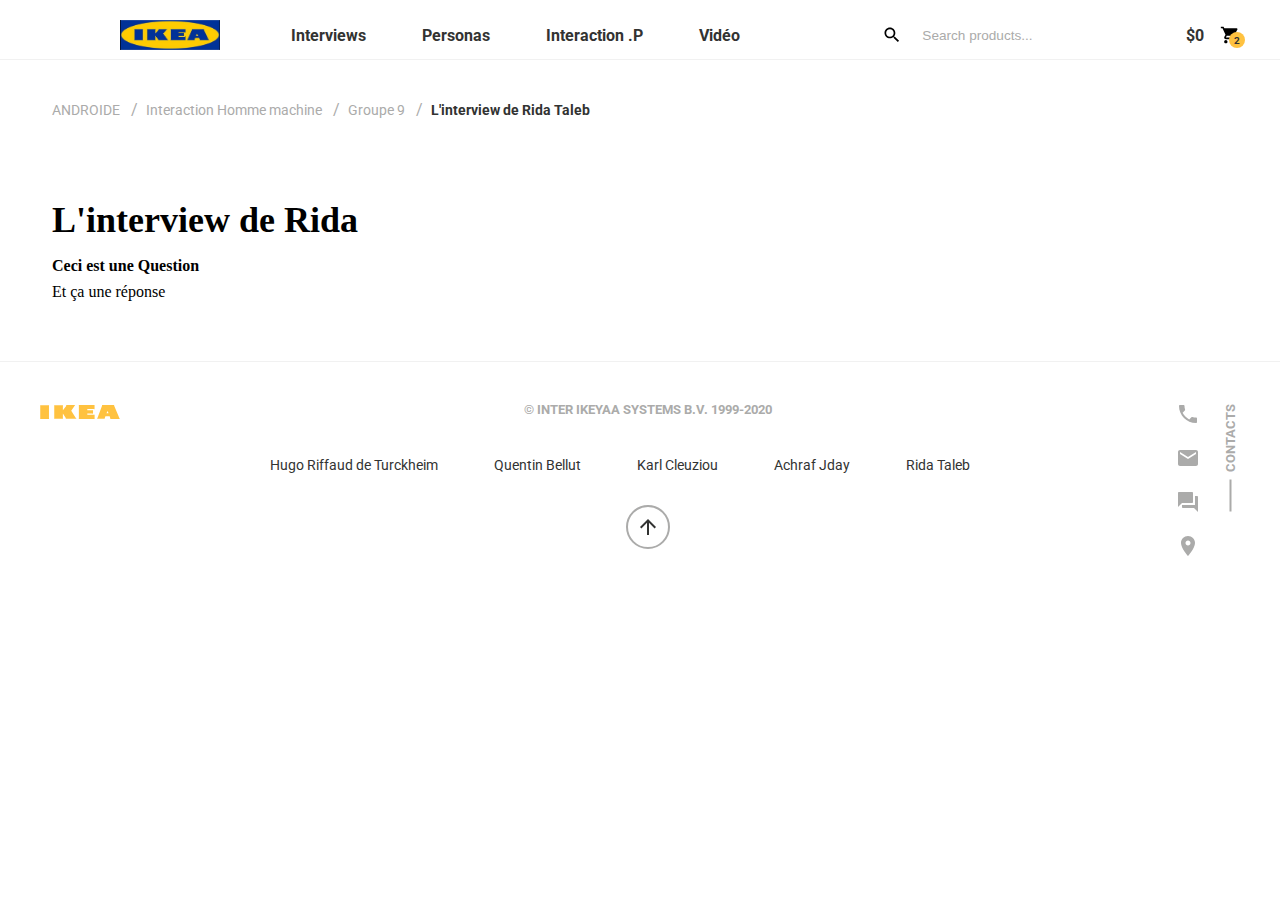
<file: InterviewRida.html>
<!DOCTYPE html>
<html>
	<head>
		<meta charset="UTF-8">
		<title></title>
        <style>
			@import url('style.css');
		</style>
	</head>
	<body>

        		<!--=== HEADER ===-->
		<header class="header-container bg-light w-100 border-bottom-light">
			<nav class="navbar container-full d-flex align-items-center mx-auto">
				<a class="navbar-logo d-flex align-items-center mr-auto" href="index.html">
					<?xml version="1.0" encoding="UTF-8"?>
                    
					<svg width="80px" height="20px" viewBox="0 0 748 131" version="1.1" xmlns="http://www.w3.org/2000/svg" xmlns:xlink="http://www.w3.org/1999/xlink">
						<!-- Generator: Sketch 47.1 (45422) - http://www.bohemiancoding.com/sketch -->
						<title>Ikea_logo</title>
						<defs></defs>
						<img src="logo.png" alt="Logo" width="100px" height="30px">
					</svg>
				</a>
				<ul class="navbar-nav d-flex mr-auto">
					<li class="nav-item">
						<a class="nav-link" href="InterviewHugo.html">Interviews</a>
					</li>
					<li class="nav-item">
						<a class="nav-link" href="personas.html">Personas</a>
					</li>
					<li class="nav-item">
						<a class="nav-link" href="InteractionP.html">Interaction .P</a>
					</li>
					<li class="nav-item">
						<a class="nav-link" href="video.html">Vidéo</a>
					</li>
				</ul>
				<form class="search-form d-flex align-items-center">
					<button class="search-btn nav-icon" type="submit">
						<svg xmlns="http://www.w3.org/2000/svg" height="20" viewBox="0 0 24 24" width="20">
							<path d="M0 0h24v24H0z" fill="none" />
							<path d="M15.5 14h-.79l-.28-.27C15.41 12.59 16 11.11 16 9.5 16 5.91 13.09 3 9.5 3S3 5.91 3 9.5 5.91 16 9.5 16c1.61 0 3.09-.59 4.23-1.57l.27.28v.79l5 4.99L20.49 19l-4.99-5zm-6 0C7.01 14 5 11.99 5 9.5S7.01 5 9.5 5 14 7.01 14 9.5 11.99 14 9.5 14z" />
						</svg>
					</button>
					<input class="search-input" type="search" placeholder="Search products..." />
				</form>
				<div class="navbar-nav d-flex ml-auto d-flex align-items-center justify-content-center">
					<a class="nav-icon subtotal-price" href="#">$0</a>
					
					<a class="nav-icon d-flex align-items-center position-relative" href="#">
						<svg xmlns="http://www.w3.org/2000/svg" height="20" viewBox="0 0 24 24" width="20">
							<path d="M0 0h24v24H0z" fill="none" />
							<path d="M7 18c-1.1 0-1.99.9-1.99 2S5.9 22 7 22s2-.9 2-2-.9-2-2-2zM1 2v2h2l3.6 7.59-1.35 2.45c-.16.28-.25.61-.25.96 0 1.1.9 2 2 2h12v-2H7.42c-.14 0-.25-.11-.25-.25l.03-.12.9-1.63h7.45c.75 0 1.41-.41 1.75-1.03l3.58-6.49c.08-.14.12-.31.12-.48 0-.55-.45-1-1-1H5.21l-.94-2H1zm16 16c-1.1 0-1.99.9-1.99 2s.89 2 1.99 2 2-.9 2-2-.9-2-2-2z" />
						</svg>
						<span class="item-quantity badge position-absolute rounded-circle d-flex align-items-center justify-content-center">2</span>
					</a>
				</div>
			</nav>
		</header>
		<!--=== END OF HEADER ===-->
		<div class="interview_arborescence">
            <section class="product-path">
                <header class="product-path__nav">
                  <ul class="nav d-flex align-items-center w-100">
                        <li class="page-item">
                           <a class="page-link" href="#">ANDROIDE </a><span>/</span>
                      </li>
                      <li class="page-item">
                          <a class="page-link" href="#">Interaction Homme machine </a><span>/</span>
                       </li>
                       <li class="page-item">
                        <a class="page-link" href="index.html">Groupe 9 </a><span>/</span>
                     </li>
                       <li class="page-item">
                          <a class="page-link active" href="#">L'interview de Rida Taleb </a>
                       </li>
                  </ul>
                 </header>
            </section>
        </div>


        <div class="interview">

            
            <h1>L'interview de Rida</h1>
            
            <div class="interview_question">
                Ceci est une Question
            </div>

            <div class="interview_reponse">
                Et ça une réponse
            </div>

            

        </div>

		
        <!--=== FOOTER ===-->
		<footer class="footer-container bg-light w-100 border-top-light">
			<div class="footer-content container-full d-flex justify-content-between mx-auto">
				<div class="footer-content-logo">
					<a class="navbar-logo d-flex align-items-center mr-auto" href="#">
						<?xml version="1.0" encoding="UTF-8"?>
						<svg width="80px" height="20px" viewBox="0 0 748 131" version="1.1" xmlns="http://www.w3.org/2000/svg" xmlns:xlink="http://www.w3.org/1999/xlink">
							<!-- Generator: Sketch 47.1 (45422) - http://www.bohemiancoding.com/sketch -->
							<title>Ikea_logo</title>
							<desc>Created with Sketch.</desc>
							<defs></defs>
							<g id="Page-1" stroke="none" stroke-width="1" fill="none" fill-rule="evenodd">
								<g id="Ikea_logo" fill-rule="nonzero" fill="#FFC240">
									<polygon id="polygon53" points="83.8759216 123.747305 84.6294047 127.715085 86.0122014 130.096881 0.939161462 129.868297 1.94098357 127.446991 2.24576325 123.403017 2.24576325 7.10981337 1.90147509 3.68668601 0.905297052 1.86929605 86.0460658 1.86929605 84.6294047 3.73748262 83.909786 7.45410153"></polygon>
									<path d="M239.296628,129.868297 C239.296628,129.868297 241.023713,128.372619 241.255119,127.446991 C241.901365,124.435881 240.820526,121.512254 240.820526,121.512254 L213.898321,79.0716829 L213.898321,78.7979456 L214.016846,123.405839 L214.784439,126.944669 L216.246253,128.863653 L131.128061,128.863653 L132.530612,126.944669 L133.26434,123.151856 L133.230476,6.98564387 L132.488281,3.62177923 L131.097018,1.86929605 L216.249075,1.86929605 L214.821126,3.73748262 L214.087397,7.45410153 L214.0366,49.0847486 L244.878611,8.72966095 C244.878611,8.72966095 245.516391,7.14932185 245.516391,4.87194033 C245.516391,3.43834701 244.11384,1.10170277 244.11384,1.10170277 L328.859524,1.19765193 L291.984004,53.6366896 L336.425397,124.656 L339.752576,127.207119 L343.536923,128.860831 L239.296628,128.860831 L239.296628,129.868297 L239.296628,129.868297 Z" id="path43"></path>
									<polygon id="polygon63" points="489.642095 48.7291723 493.511103 48.0236638 495.881612 46.635223 495.813883 82.5343188 493.324849 81.0781492 489.642095 80.3528864 442.483083 80.4065051 442.483083 92.1743873 504.057045 92.1743873 508.394511 91.3108448 510.527969 89.6655989 510.669071 130.175898 361.504814 129.885229 362.870679 127.463924 363.466128 123.408661 363.466128 7.10981337 362.836814 3.07148258 361.397577 0.61631291 510.067978 0.895694286 510.183681 39.8679852 507.765198 38.8407648 503.718401 38.5557394 442.483083 38.5557394 442.483083 48.9097825"></polygon>
									<path d="M631.415444,55.5500287 L621.405689,78.0642168 L641.456241,78.0642168 L631.415444,55.5500287 Z M580.192703,7.29042356 C580.192703,7.29042356 580.824839,5.01586407 580.553923,3.20411818 C580.308406,1.43188076 579.128796,0.754592581 579.128796,0.754592581 L694.50766,0.78845699 C694.50766,0.78845699 693.319584,1.43188076 693.071245,3.24644869 C692.811618,5.01586407 693.440931,7.32146593 693.440931,7.32146593 L743.81424,125.330466 L745.417155,127.842076 L747.635274,129.871119 L656.517437,130.029153 C656.517437,130.029153 657.914344,127.082949 657.77042,125.855364 C657.626497,124.548762 657.174971,122.864008 657.174971,122.864008 L651.257166,106.284558 L611.596298,106.284558 L605.111264,122.861186 C605.111264,122.861186 604.496061,123.00511 604.496061,124.280669 C604.496061,126.764059 605.988917,128.860831 605.988917,128.860831 L532.511615,128.860831 C532.511615,128.860831 535.040157,127.86183 536.437064,124.805568 C537.577166,122.389906 537.357047,122.531008 537.357047,122.531008 L580.192703,7.29042356 Z" id="path73"></path>
								</g>
							</g>
						</svg>
					</a>
				</div>
				
				<div class="footer-content-main d-flex column align-items-center">
					<h5>&copy; Inter IKEYAA Systems B.V. 1999-2020</h5>
					<ul class="navbar-nav d-flex mr-auto">
						<li class="nav-item">
							<a class="nav-link" href="#">Hugo Riffaud de Turckheim</a>
						</li>
						<li class="nav-item">
							<a class="nav-link" href="#">Quentin Bellut</a>
						</li>
						<li class="nav-item">
							<a class="nav-link" href="#">Karl Cleuziou</a>
						</li>
						<li class="nav-item">
							<a class="nav-link" href="#">Achraf Jday</a>
						</li>
						<li class="nav-item">
							<a class="nav-link" href="#">Rida Taleb</a>
						</li>
					</ul>
					<button class="arrow-btn d-flex align-items-center justify-content-center bg-light border-medium rounded-circle">
						<svg xmlns="http://www.w3.org/2000/svg" height="24" viewBox="0 0 24 24" width="24">
							<path d="M0 0h24v24H0V0z" fill="none" />
							<path d="M4 12l1.41 1.41L11 7.83V20h2V7.83l5.58 5.59L20 12l-8-8-8 8z" />
						</svg>
					</button>
				</div>
				
				<div class="footer-content-contacts">
					<div class="product-features-small vertical-container d-flex justify-content-between position-relative w-100">
						<div class="feature-icons">
							<a href="#">
								<svg xmlns="http://www.w3.org/2000/svg" height="24" viewBox="0 0 24 24" width="24">
									<path d="M0 0h24v24H0z" fill="none" />
									<path d="M6.62 10.79c1.44 2.83 3.76 5.14 6.59 6.59l2.2-2.2c.27-.27.67-.36 1.02-.24 1.12.37 2.33.57 3.57.57.55 0 1 .45 1 1V20c0 .55-.45 1-1 1-9.39 0-17-7.61-17-17 0-.55.45-1 1-1h3.5c.55 0 1 .45 1 1 0 1.25.2 2.45.57 3.57.11.35.03.74-.25 1.02l-2.2 2.2z" />
								</svg>
							</a>
							<a href="#">
								<svg xmlns="http://www.w3.org/2000/svg" height="24" viewBox="0 0 24 24" width="24">
									<path d="M0 0h24v24H0z" fill="none" />
									<path d="M20 4H4c-1.1 0-1.99.9-1.99 2L2 18c0 1.1.9 2 2 2h16c1.1 0 2-.9 2-2V6c0-1.1-.9-2-2-2zm0 4l-8 5-8-5V6l8 5 8-5v2z" />
								</svg>
							</a>
							<a href="#">
								<svg xmlns="http://www.w3.org/2000/svg" height="24" viewBox="0 0 24 24" width="24">
									<path d="M0 0h24v24H0z" fill="none" />
									<path d="M21 6h-2v9H6v2c0 .55.45 1 1 1h11l4 4V7c0-.55-.45-1-1-1zm-4 6V3c0-.55-.45-1-1-1H3c-.55 0-1 .45-1 1v14l4-4h10c.55 0 1-.45 1-1z" />
								</svg>
							</a>
							<a href="#">
								<svg xmlns="http://www.w3.org/2000/svg" height="24" viewBox="0 0 24 24" width="24">
									<path d="M0 0h24v24H0z" fill="none" />
									<path d="M12 2C8.13 2 5 5.13 5 9c0 5.25 7 13 7 13s7-7.75 7-13c0-3.87-3.13-7-7-7zm0 9.5c-1.38 0-2.5-1.12-2.5-2.5s1.12-2.5 2.5-2.5 2.5 1.12 2.5 2.5-1.12 2.5-2.5 2.5z" />
								</svg>
							</a>
						</div>
						<h5 class="vertical-container-title d-flex align-items-center position-absolute">
							<div class="line"></div>
							Contacts
						</h5>
					</div>
				</div>
			</div>
		</footer>
		
		<!--=== END OF FOOTER ===-->


	</body>
</html>
</file>
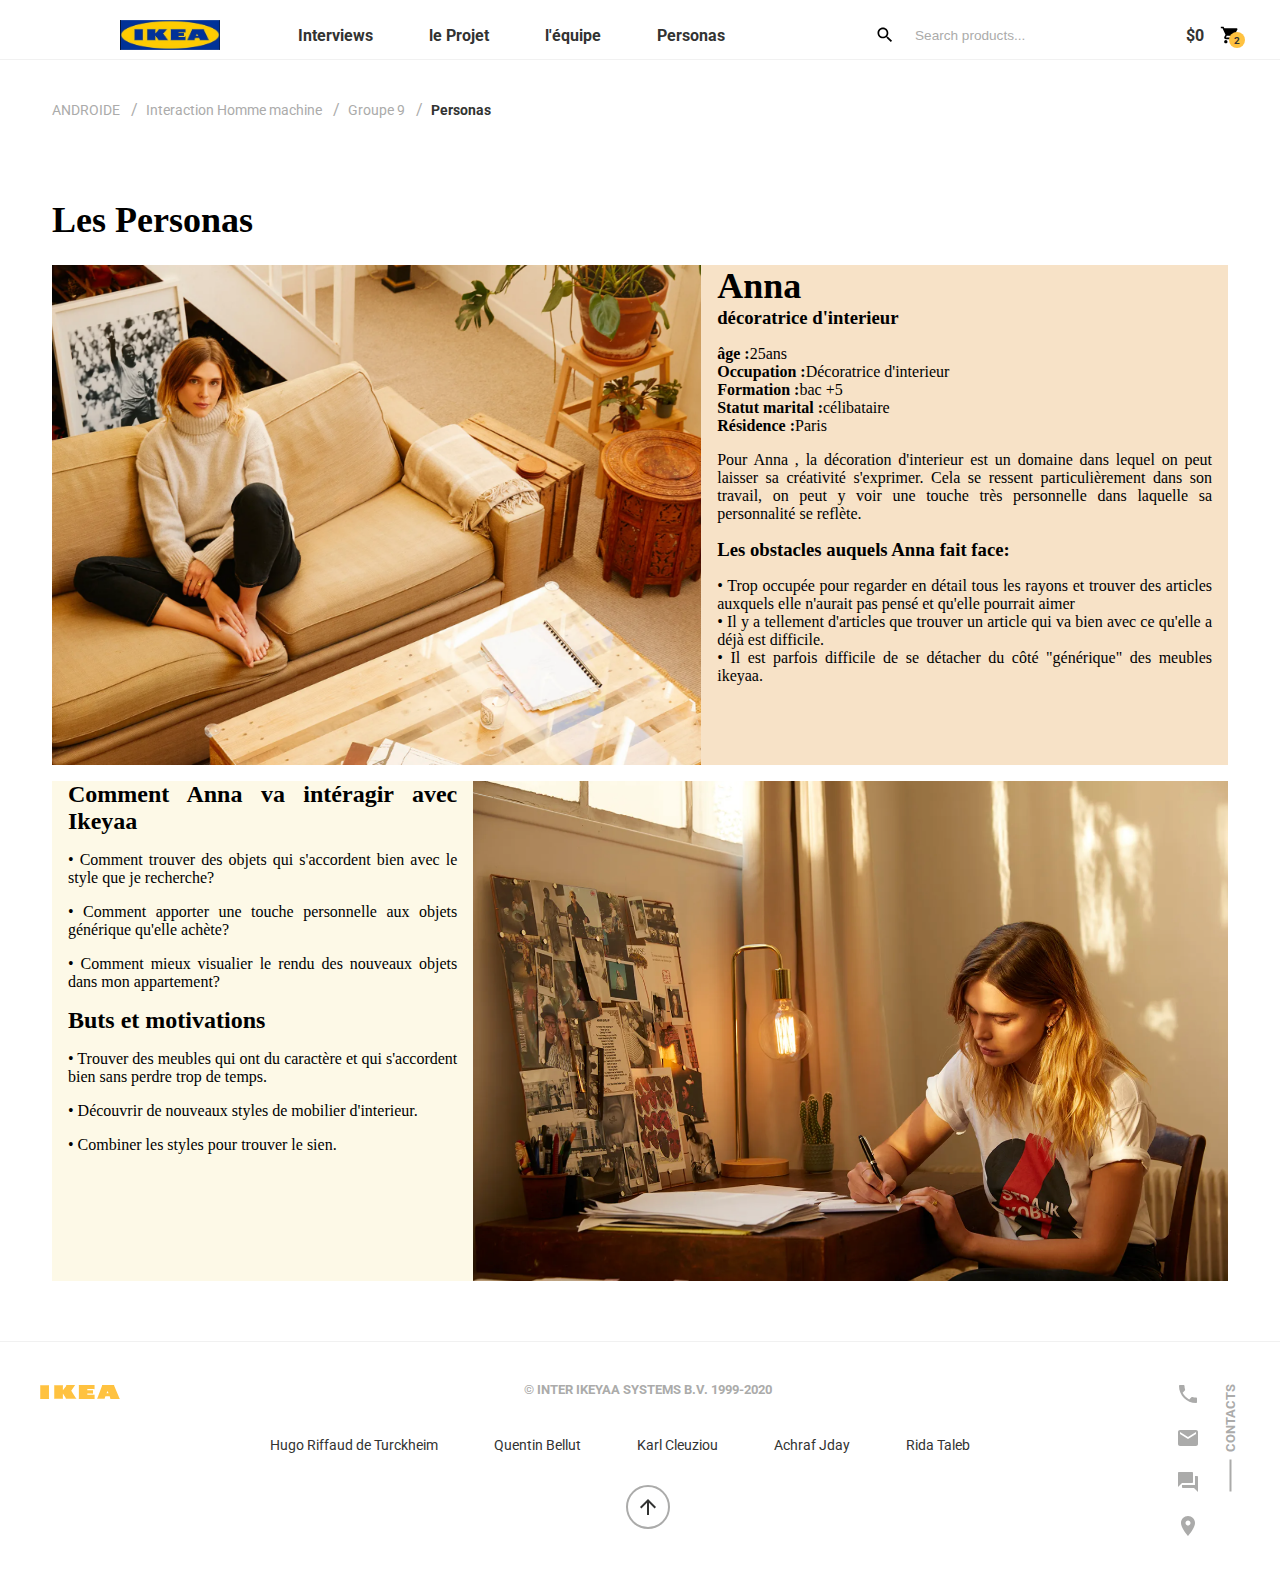
<file: personas.html>
<!DOCTYPE html>
<html>
	<head>
		<meta charset="UTF-8">
		<title></title>
        <style>
			@import url('style.css');
		</style>
	</head>
	<body>

        		<!--=== HEADER ===-->
		<header class="header-container bg-light w-100 border-bottom-light">
			<nav class="navbar container-full d-flex align-items-center mx-auto">
				<a class="navbar-logo d-flex align-items-center mr-auto" href="index.html">
					<?xml version="1.0" encoding="UTF-8"?>
                    
					<svg width="80px" height="20px" viewBox="0 0 748 131" version="1.1" xmlns="http://www.w3.org/2000/svg" xmlns:xlink="http://www.w3.org/1999/xlink">
						<!-- Generator: Sketch 47.1 (45422) - http://www.bohemiancoding.com/sketch -->
						<title>Ikea_logo</title>
						<defs></defs>
						<img src="logo.png" alt="Logo" width="100px" height="30px">
					</svg>
				</a>
				<ul class="navbar-nav d-flex mr-auto">
					<li class="nav-item">
						<a class="nav-link" href="#">Interviews</a>
					</li>
					<li class="nav-item">
						<a class="nav-link" href="#">le Projet</a>
					</li>
					<li class="nav-item">
						<a class="nav-link" href="#">l'équipe</a>
					</li>
					<li class="nav-item">
						<a class="nav-link" href="#">Personas</a>
					</li>
				</ul>
				<form class="search-form d-flex align-items-center">
					<button class="search-btn nav-icon" type="submit">
						<svg xmlns="http://www.w3.org/2000/svg" height="20" viewBox="0 0 24 24" width="20">
							<path d="M0 0h24v24H0z" fill="none" />
							<path d="M15.5 14h-.79l-.28-.27C15.41 12.59 16 11.11 16 9.5 16 5.91 13.09 3 9.5 3S3 5.91 3 9.5 5.91 16 9.5 16c1.61 0 3.09-.59 4.23-1.57l.27.28v.79l5 4.99L20.49 19l-4.99-5zm-6 0C7.01 14 5 11.99 5 9.5S7.01 5 9.5 5 14 7.01 14 9.5 11.99 14 9.5 14z" />
						</svg>
					</button>
					<input class="search-input" type="search" placeholder="Search products..." />
				</form>
				<div class="navbar-nav d-flex ml-auto d-flex align-items-center justify-content-center">
					<a class="nav-icon subtotal-price" href="#">$0</a>
					
					<a class="nav-icon d-flex align-items-center position-relative" href="#">
						<svg xmlns="http://www.w3.org/2000/svg" height="20" viewBox="0 0 24 24" width="20">
							<path d="M0 0h24v24H0z" fill="none" />
							<path d="M7 18c-1.1 0-1.99.9-1.99 2S5.9 22 7 22s2-.9 2-2-.9-2-2-2zM1 2v2h2l3.6 7.59-1.35 2.45c-.16.28-.25.61-.25.96 0 1.1.9 2 2 2h12v-2H7.42c-.14 0-.25-.11-.25-.25l.03-.12.9-1.63h7.45c.75 0 1.41-.41 1.75-1.03l3.58-6.49c.08-.14.12-.31.12-.48 0-.55-.45-1-1-1H5.21l-.94-2H1zm16 16c-1.1 0-1.99.9-1.99 2s.89 2 1.99 2 2-.9 2-2-.9-2-2-2z" />
						</svg>
						<span class="item-quantity badge position-absolute rounded-circle d-flex align-items-center justify-content-center">2</span>
					</a>
				</div>
			</nav>
		</header>
		<!--=== END OF HEADER ===-->
		<div class="interview_arborescence">
            <section class="product-path">
                <header class="product-path__nav">
                  <ul class="nav d-flex align-items-center w-100">
                        <li class="page-item">
                           <a class="page-link" href="#">ANDROIDE </a><span>/</span>
                      </li>
                      <li class="page-item">
                          <a class="page-link" href="#">Interaction Homme machine </a><span>/</span>
                       </li>
                       <li class="page-item">
                        <a class="page-link" href="#">Groupe 9 </a><span>/</span>
                     </li>
                       <li class="page-item">
                          <a class="page-link active" href="#">Personas</a>
                       </li>
                  </ul>
                 </header>
            </section>
        </div>


        <div class="interview">

            <div class="titrePersonas">
                <h1>Les Personas</h1>
            </div>
            
            <div class="profession">
                <div  class="cadre_max_height">
                    <img height=500em src="persona_1.png" />
                    <div class="cadre_jaune">
                        <div class="interieur_cadre">
                            <h1>Anna</h1>
                            <div class="profession">
                                <h3>décoratrice d'interieur</h3>
                            </div>
                            
                            <div class="profession">
                                <div class="cadre"> <h4>âge : </h4> 25ans </div>
                                <div class="cadre"> <h4>Occupation :</h4> Décoratrice d'interieur</div>
                                <div class="cadre"><h4>Formation :</h4> bac +5</div>
                                <div class="cadre"><h4>Statut marital : </h4>célibataire</div>
                                <div class="cadre"><h4>Résidence :</h4> Paris</div>
                            </div>
                            
                            <div class="profession">
                                Pour Anna , la décoration d'interieur est un domaine dans lequel on peut laisser sa créativité s'exprimer. Cela 
                                se ressent particulièrement dans son travail, on peut y voir une touche très personnelle dans laquelle sa personnalité se reflète.
                            </div>
    
                            <div class="profession">
                                <h3>Les obstacles auquels Anna fait face:</h3>
                            </div>
                            <div>• Trop occupée pour regarder en détail tous les rayons et trouver des articles auxquels elle n'aurait pas pensé et qu'elle pourrait aimer </div>
                            <div>• Il y a tellement d'articles que trouver un article qui va bien avec ce qu'elle a déjà est difficile.</div>
							<div>• Il est parfois difficile de se détacher du côté "générique" des meubles ikeyaa.</div>
                        </div>
                    </div>
                </div>
            </div>

            <div class="cadre_max_height">

                <div class="cadre_beige">
                    <div class="interieur_cadre">
                        
                        <div class="profession">
                            <h2>Comment Anna va intéragir avec Ikeyaa</h2>
                        </div>
                        
                        <div class="profession">
							• Comment trouver des objets qui s'accordent bien avec le style que je recherche?
						</div>

						<div class="profession">
							• Comment apporter une touche personnelle aux objets générique qu'elle achète?
						</div>

						<div class="profession">
							• Comment mieux visualier le rendu des nouveaux objets dans mon appartement?
						</div>

						<div class="profession">
                            <h2>Buts et motivations</h2>
                        </div>

						<div class="profession">
							• Trouver des meubles qui ont du caractère et qui s'accordent bien sans perdre trop de temps.
						</div>

						<div class="profession">
							• Découvrir de nouveaux styles de mobilier d'interieur.
						</div>

						<div class="profession">
							• Combiner les styles pour trouver le sien.
						</div>

					

                    </div>
                </div>

                <img height=500em src="persona_2.png" />
                
            </div>

            

        </div>

		
        <!--=== FOOTER ===-->
		<footer class="footer-container bg-light w-100 border-top-light">
			<div  class="footer-content container-full d-flex justify-content-between mx-auto">
				<div class="footer-content-logo">
					<a class="navbar-logo d-flex align-items-center mr-auto" href="#">
						<?xml version="1.0" encoding="UTF-8"?>
						<svg width="80px" height="20px" viewBox="0 0 748 131" version="1.1" xmlns="http://www.w3.org/2000/svg" xmlns:xlink="http://www.w3.org/1999/xlink">
							<!-- Generator: Sketch 47.1 (45422) - http://www.bohemiancoding.com/sketch -->
							<title>Ikea_logo</title>
							<desc>Created with Sketch.</desc>
							<defs></defs>
							<g id="Page-1" stroke="none" stroke-width="1" fill="none" fill-rule="evenodd">
								<g id="Ikea_logo" fill-rule="nonzero" fill="#FFC240">
									<polygon id="polygon53" points="83.8759216 123.747305 84.6294047 127.715085 86.0122014 130.096881 0.939161462 129.868297 1.94098357 127.446991 2.24576325 123.403017 2.24576325 7.10981337 1.90147509 3.68668601 0.905297052 1.86929605 86.0460658 1.86929605 84.6294047 3.73748262 83.909786 7.45410153"></polygon>
									<path d="M239.296628,129.868297 C239.296628,129.868297 241.023713,128.372619 241.255119,127.446991 C241.901365,124.435881 240.820526,121.512254 240.820526,121.512254 L213.898321,79.0716829 L213.898321,78.7979456 L214.016846,123.405839 L214.784439,126.944669 L216.246253,128.863653 L131.128061,128.863653 L132.530612,126.944669 L133.26434,123.151856 L133.230476,6.98564387 L132.488281,3.62177923 L131.097018,1.86929605 L216.249075,1.86929605 L214.821126,3.73748262 L214.087397,7.45410153 L214.0366,49.0847486 L244.878611,8.72966095 C244.878611,8.72966095 245.516391,7.14932185 245.516391,4.87194033 C245.516391,3.43834701 244.11384,1.10170277 244.11384,1.10170277 L328.859524,1.19765193 L291.984004,53.6366896 L336.425397,124.656 L339.752576,127.207119 L343.536923,128.860831 L239.296628,128.860831 L239.296628,129.868297 L239.296628,129.868297 Z" id="path43"></path>
									<polygon id="polygon63" points="489.642095 48.7291723 493.511103 48.0236638 495.881612 46.635223 495.813883 82.5343188 493.324849 81.0781492 489.642095 80.3528864 442.483083 80.4065051 442.483083 92.1743873 504.057045 92.1743873 508.394511 91.3108448 510.527969 89.6655989 510.669071 130.175898 361.504814 129.885229 362.870679 127.463924 363.466128 123.408661 363.466128 7.10981337 362.836814 3.07148258 361.397577 0.61631291 510.067978 0.895694286 510.183681 39.8679852 507.765198 38.8407648 503.718401 38.5557394 442.483083 38.5557394 442.483083 48.9097825"></polygon>
									<path d="M631.415444,55.5500287 L621.405689,78.0642168 L641.456241,78.0642168 L631.415444,55.5500287 Z M580.192703,7.29042356 C580.192703,7.29042356 580.824839,5.01586407 580.553923,3.20411818 C580.308406,1.43188076 579.128796,0.754592581 579.128796,0.754592581 L694.50766,0.78845699 C694.50766,0.78845699 693.319584,1.43188076 693.071245,3.24644869 C692.811618,5.01586407 693.440931,7.32146593 693.440931,7.32146593 L743.81424,125.330466 L745.417155,127.842076 L747.635274,129.871119 L656.517437,130.029153 C656.517437,130.029153 657.914344,127.082949 657.77042,125.855364 C657.626497,124.548762 657.174971,122.864008 657.174971,122.864008 L651.257166,106.284558 L611.596298,106.284558 L605.111264,122.861186 C605.111264,122.861186 604.496061,123.00511 604.496061,124.280669 C604.496061,126.764059 605.988917,128.860831 605.988917,128.860831 L532.511615,128.860831 C532.511615,128.860831 535.040157,127.86183 536.437064,124.805568 C537.577166,122.389906 537.357047,122.531008 537.357047,122.531008 L580.192703,7.29042356 Z" id="path73"></path>
								</g>
							</g>
						</svg>
					</a>
				</div>
				
				<div class="footer-content-main d-flex column align-items-center">
					<h5>&copy; Inter IKEYAA Systems B.V. 1999-2020</h5>
					<ul class="navbar-nav d-flex mr-auto">
						<li class="nav-item">
							<a class="nav-link" href="#">Hugo Riffaud de Turckheim</a>
						</li>
						<li class="nav-item">
							<a class="nav-link" href="#">Quentin Bellut</a>
						</li>
						<li class="nav-item">
							<a class="nav-link" href="#">Karl Cleuziou</a>
						</li>
						<li class="nav-item">
							<a class="nav-link" href="#">Achraf Jday</a>
						</li>
						<li class="nav-item">
							<a class="nav-link" href="#">Rida Taleb</a>
						</li>
					</ul>
					<button class="arrow-btn d-flex align-items-center justify-content-center bg-light border-medium rounded-circle">
						<svg xmlns="http://www.w3.org/2000/svg" height="24" viewBox="0 0 24 24" width="24">
							<path d="M0 0h24v24H0V0z" fill="none" />
							<path d="M4 12l1.41 1.41L11 7.83V20h2V7.83l5.58 5.59L20 12l-8-8-8 8z" />
						</svg>
					</button>
				</div>
				
				<div class="footer-content-contacts">
					<div class="product-features-small vertical-container d-flex justify-content-between position-relative w-100">
						<div class="feature-icons">
							<a href="#">
								<svg xmlns="http://www.w3.org/2000/svg" height="24" viewBox="0 0 24 24" width="24">
									<path d="M0 0h24v24H0z" fill="none" />
									<path d="M6.62 10.79c1.44 2.83 3.76 5.14 6.59 6.59l2.2-2.2c.27-.27.67-.36 1.02-.24 1.12.37 2.33.57 3.57.57.55 0 1 .45 1 1V20c0 .55-.45 1-1 1-9.39 0-17-7.61-17-17 0-.55.45-1 1-1h3.5c.55 0 1 .45 1 1 0 1.25.2 2.45.57 3.57.11.35.03.74-.25 1.02l-2.2 2.2z" />
								</svg>
							</a>
							<a href="#">
								<svg xmlns="http://www.w3.org/2000/svg" height="24" viewBox="0 0 24 24" width="24">
									<path d="M0 0h24v24H0z" fill="none" />
									<path d="M20 4H4c-1.1 0-1.99.9-1.99 2L2 18c0 1.1.9 2 2 2h16c1.1 0 2-.9 2-2V6c0-1.1-.9-2-2-2zm0 4l-8 5-8-5V6l8 5 8-5v2z" />
								</svg>
							</a>
							<a href="#">
								<svg xmlns="http://www.w3.org/2000/svg" height="24" viewBox="0 0 24 24" width="24">
									<path d="M0 0h24v24H0z" fill="none" />
									<path d="M21 6h-2v9H6v2c0 .55.45 1 1 1h11l4 4V7c0-.55-.45-1-1-1zm-4 6V3c0-.55-.45-1-1-1H3c-.55 0-1 .45-1 1v14l4-4h10c.55 0 1-.45 1-1z" />
								</svg>
							</a>
							<a href="#">
								<svg xmlns="http://www.w3.org/2000/svg" height="24" viewBox="0 0 24 24" width="24">
									<path d="M0 0h24v24H0z" fill="none" />
									<path d="M12 2C8.13 2 5 5.13 5 9c0 5.25 7 13 7 13s7-7.75 7-13c0-3.87-3.13-7-7-7zm0 9.5c-1.38 0-2.5-1.12-2.5-2.5s1.12-2.5 2.5-2.5 2.5 1.12 2.5 2.5-1.12 2.5-2.5 2.5z" />
								</svg>
							</a>
						</div>
						<h5 class="vertical-container-title d-flex align-items-center position-absolute">
							<div class="line"></div>
							Contacts
						</h5>
					</div>
				</div>
			</div>
		</footer>
		
		<!--=== END OF FOOTER ===-->


	</body>
</html>
</file>
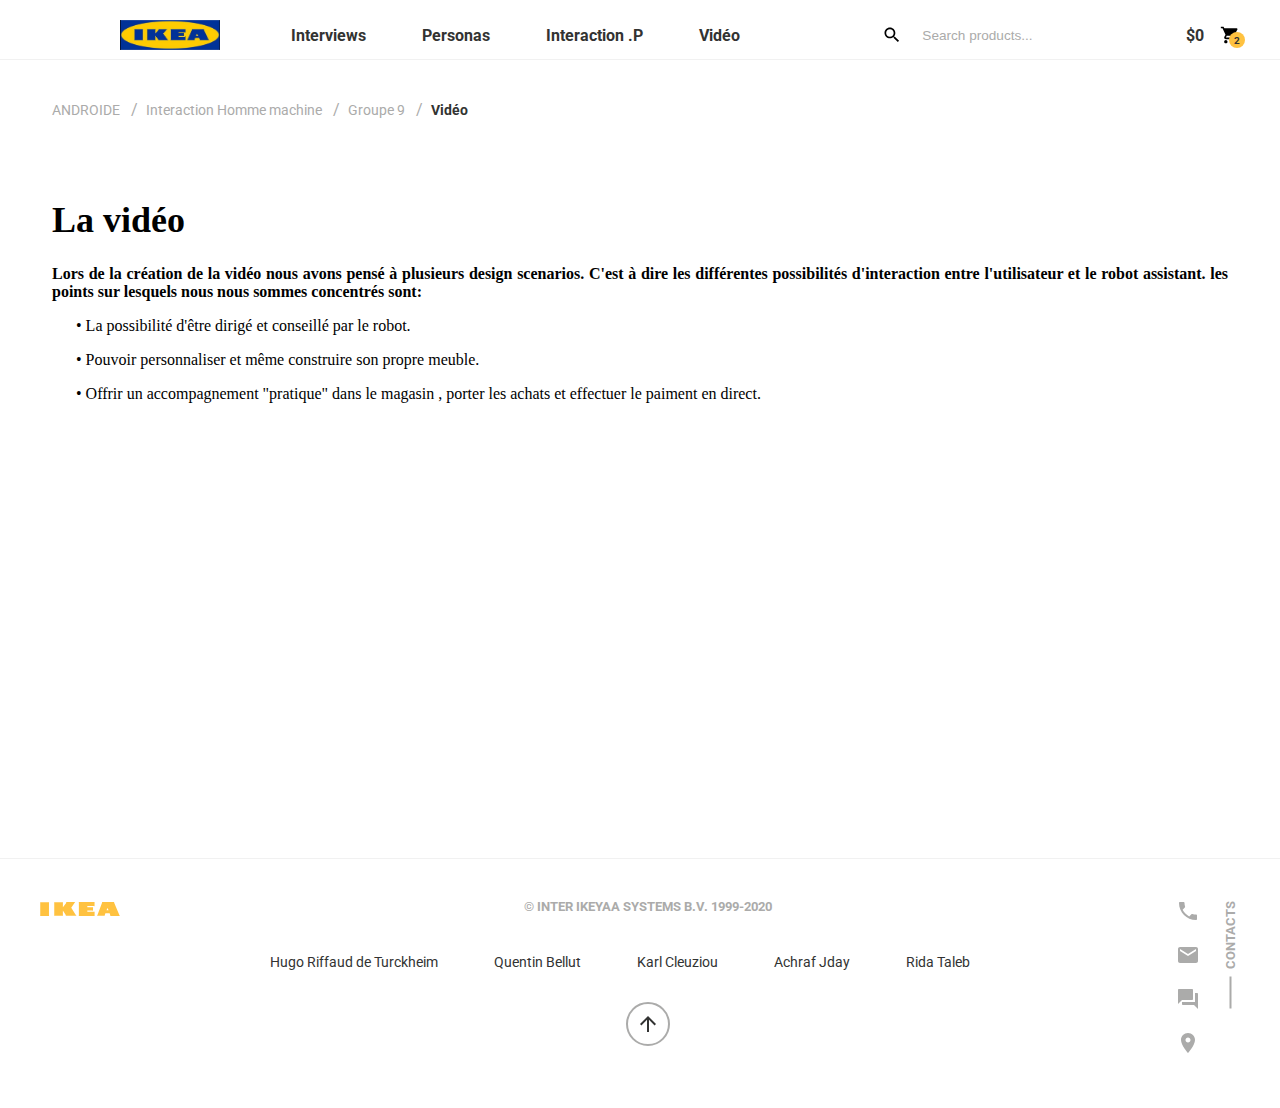
<file: video.html>
<!DOCTYPE html>
<html>
	<head>
		<meta charset="UTF-8">
		<title></title>
        <style>
			@import url('style.css');
		</style>
	</head>
	<body>

        		<!--=== HEADER ===-->
		<header class="header-container bg-light w-100 border-bottom-light">
			<nav class="navbar container-full d-flex align-items-center mx-auto">
				<a class="navbar-logo d-flex align-items-center mr-auto" href="index.html">
					<?xml version="1.0" encoding="UTF-8"?>
                    
					<svg width="80px" height="20px" viewBox="0 0 748 131" version="1.1" xmlns="http://www.w3.org/2000/svg" xmlns:xlink="http://www.w3.org/1999/xlink">
						<!-- Generator: Sketch 47.1 (45422) - http://www.bohemiancoding.com/sketch -->
						<title>Ikea_logo</title>
						<defs></defs>
						<img src="logo.png" alt="Logo" width="100px" height="30px">
					</svg>
				</a>
				<ul class="navbar-nav d-flex mr-auto">
					<li class="nav-item">
						<a class="nav-link" href="InterviewHugo.html">Interviews</a>
					</li>
					<li class="nav-item">
						<a class="nav-link" href="personas.html">Personas</a>
					</li>
					<li class="nav-item">
						<a class="nav-link" href="InteractionP.html">Interaction .P</a>
					</li>
					<li class="nav-item">
						<a class="nav-link" href="video.html">Vidéo</a>
					</li>
					
				</ul>
				<form class="search-form d-flex align-items-center">
					<button class="search-btn nav-icon" type="submit">
						<svg xmlns="http://www.w3.org/2000/svg" height="20" viewBox="0 0 24 24" width="20">
							<path d="M0 0h24v24H0z" fill="none" />
							<path d="M15.5 14h-.79l-.28-.27C15.41 12.59 16 11.11 16 9.5 16 5.91 13.09 3 9.5 3S3 5.91 3 9.5 5.91 16 9.5 16c1.61 0 3.09-.59 4.23-1.57l.27.28v.79l5 4.99L20.49 19l-4.99-5zm-6 0C7.01 14 5 11.99 5 9.5S7.01 5 9.5 5 14 7.01 14 9.5 11.99 14 9.5 14z" />
						</svg>
					</button>
					<input class="search-input" type="search" placeholder="Search products..." />
				</form>
				<div class="navbar-nav d-flex ml-auto d-flex align-items-center justify-content-center">
					<a class="nav-icon subtotal-price" href="#">$0</a>
					
					<a class="nav-icon d-flex align-items-center position-relative" href="#">
						<svg xmlns="http://www.w3.org/2000/svg" height="20" viewBox="0 0 24 24" width="20">
							<path d="M0 0h24v24H0z" fill="none" />
							<path d="M7 18c-1.1 0-1.99.9-1.99 2S5.9 22 7 22s2-.9 2-2-.9-2-2-2zM1 2v2h2l3.6 7.59-1.35 2.45c-.16.28-.25.61-.25.96 0 1.1.9 2 2 2h12v-2H7.42c-.14 0-.25-.11-.25-.25l.03-.12.9-1.63h7.45c.75 0 1.41-.41 1.75-1.03l3.58-6.49c.08-.14.12-.31.12-.48 0-.55-.45-1-1-1H5.21l-.94-2H1zm16 16c-1.1 0-1.99.9-1.99 2s.89 2 1.99 2 2-.9 2-2-.9-2-2-2z" />
						</svg>
						<span class="item-quantity badge position-absolute rounded-circle d-flex align-items-center justify-content-center">2</span>
					</a>
				</div>
			</nav>
		</header>
		<!--=== END OF HEADER ===-->
		<div class="interview_arborescence">
            <section class="product-path">
                <header class="product-path__nav">
                  <ul class="nav d-flex align-items-center w-100">
                        <li class="page-item">
                           <a class="page-link" href="index.html">ANDROIDE </a><span>/</span>
                      </li>
                      <li class="page-item">
                          <a class="page-link" href="index.html">Interaction Homme machine </a><span>/</span>
                       </li>
                       <li class="page-item">
                        <a class="page-link" href="index.html">Groupe 9 </a><span>/</span>
                     </li>
                       <li class="page-item">
                          <a class="page-link active" href="#">Vidéo</a>
                       </li>
                  </ul>
                 </header>
            </section>
        </div>


        <div class="interview">

            <div class="titrePersonas">
                <h1>La vidéo</h1>
            </div>

            <div class="profession">
            <h4>Lors de la création de la vidéo nous avons pensé à plusieurs design scenarios. C'est à dire les différentes possibilités
            d'interaction entre l'utilisateur et le robot assistant. les points sur lesquels nous nous sommes concentrés sont:
            </h4>
            </div>
            <div class="professionvideo">
                • La possibilité d'être dirigé et conseillé par le robot.
            </div>
            <div class="professionvideo">
                • Pouvoir personnaliser et même construire son propre meuble.
            </div>
            <div class="professionvideo">
                • Offrir un accompagnement "pratique" dans le magasin , porter les achats et effectuer le paiment en direct.
            </div>
            
            
            
            

        </div>

        <div class="bInterview_g"> 

            <div class="viddisplay">
                <iframe width="560" height="315"   src="https://www.youtube.com/embed/IOwT7RmbYTM" title="YouTube video player" frameborder="0" allow="accelerometer; autoplay; clipboard-write; encrypted-media; gyroscope; picture-in-picture" allowfullscreen></iframe>
            </div>

        </div>

        

		
        <!--=== FOOTER ===-->
		<footer class="footer-container bg-light w-100 border-top-light">
			<div  class="footer-content container-full d-flex justify-content-between mx-auto">
				<div class="footer-content-logo">
					<a class="navbar-logo d-flex align-items-center mr-auto" href="#">
						<?xml version="1.0" encoding="UTF-8"?>
						<svg width="80px" height="20px" viewBox="0 0 748 131" version="1.1" xmlns="http://www.w3.org/2000/svg" xmlns:xlink="http://www.w3.org/1999/xlink">
							<!-- Generator: Sketch 47.1 (45422) - http://www.bohemiancoding.com/sketch -->
							<title>Ikea_logo</title>
							<desc>Created with Sketch.</desc>
							<defs></defs>
							<g id="Page-1" stroke="none" stroke-width="1" fill="none" fill-rule="evenodd">
								<g id="Ikea_logo" fill-rule="nonzero" fill="#FFC240">
									<polygon id="polygon53" points="83.8759216 123.747305 84.6294047 127.715085 86.0122014 130.096881 0.939161462 129.868297 1.94098357 127.446991 2.24576325 123.403017 2.24576325 7.10981337 1.90147509 3.68668601 0.905297052 1.86929605 86.0460658 1.86929605 84.6294047 3.73748262 83.909786 7.45410153"></polygon>
									<path d="M239.296628,129.868297 C239.296628,129.868297 241.023713,128.372619 241.255119,127.446991 C241.901365,124.435881 240.820526,121.512254 240.820526,121.512254 L213.898321,79.0716829 L213.898321,78.7979456 L214.016846,123.405839 L214.784439,126.944669 L216.246253,128.863653 L131.128061,128.863653 L132.530612,126.944669 L133.26434,123.151856 L133.230476,6.98564387 L132.488281,3.62177923 L131.097018,1.86929605 L216.249075,1.86929605 L214.821126,3.73748262 L214.087397,7.45410153 L214.0366,49.0847486 L244.878611,8.72966095 C244.878611,8.72966095 245.516391,7.14932185 245.516391,4.87194033 C245.516391,3.43834701 244.11384,1.10170277 244.11384,1.10170277 L328.859524,1.19765193 L291.984004,53.6366896 L336.425397,124.656 L339.752576,127.207119 L343.536923,128.860831 L239.296628,128.860831 L239.296628,129.868297 L239.296628,129.868297 Z" id="path43"></path>
									<polygon id="polygon63" points="489.642095 48.7291723 493.511103 48.0236638 495.881612 46.635223 495.813883 82.5343188 493.324849 81.0781492 489.642095 80.3528864 442.483083 80.4065051 442.483083 92.1743873 504.057045 92.1743873 508.394511 91.3108448 510.527969 89.6655989 510.669071 130.175898 361.504814 129.885229 362.870679 127.463924 363.466128 123.408661 363.466128 7.10981337 362.836814 3.07148258 361.397577 0.61631291 510.067978 0.895694286 510.183681 39.8679852 507.765198 38.8407648 503.718401 38.5557394 442.483083 38.5557394 442.483083 48.9097825"></polygon>
									<path d="M631.415444,55.5500287 L621.405689,78.0642168 L641.456241,78.0642168 L631.415444,55.5500287 Z M580.192703,7.29042356 C580.192703,7.29042356 580.824839,5.01586407 580.553923,3.20411818 C580.308406,1.43188076 579.128796,0.754592581 579.128796,0.754592581 L694.50766,0.78845699 C694.50766,0.78845699 693.319584,1.43188076 693.071245,3.24644869 C692.811618,5.01586407 693.440931,7.32146593 693.440931,7.32146593 L743.81424,125.330466 L745.417155,127.842076 L747.635274,129.871119 L656.517437,130.029153 C656.517437,130.029153 657.914344,127.082949 657.77042,125.855364 C657.626497,124.548762 657.174971,122.864008 657.174971,122.864008 L651.257166,106.284558 L611.596298,106.284558 L605.111264,122.861186 C605.111264,122.861186 604.496061,123.00511 604.496061,124.280669 C604.496061,126.764059 605.988917,128.860831 605.988917,128.860831 L532.511615,128.860831 C532.511615,128.860831 535.040157,127.86183 536.437064,124.805568 C537.577166,122.389906 537.357047,122.531008 537.357047,122.531008 L580.192703,7.29042356 Z" id="path73"></path>
								</g>
							</g>
						</svg>
					</a>
				</div>
				
				<div class="footer-content-main d-flex column align-items-center">
					<h5>&copy; Inter IKEYAA Systems B.V. 1999-2020</h5>
					<ul class="navbar-nav d-flex mr-auto">
						<li class="nav-item">
							<a class="nav-link" href="#">Hugo Riffaud de Turckheim</a>
						</li>
						<li class="nav-item">
							<a class="nav-link" href="#">Quentin Bellut</a>
						</li>
						<li class="nav-item">
							<a class="nav-link" href="#">Karl Cleuziou</a>
						</li>
						<li class="nav-item">
							<a class="nav-link" href="#">Achraf Jday</a>
						</li>
						<li class="nav-item">
							<a class="nav-link" href="#">Rida Taleb</a>
						</li>
					</ul>
					<button class="arrow-btn d-flex align-items-center justify-content-center bg-light border-medium rounded-circle">
						<svg xmlns="http://www.w3.org/2000/svg" height="24" viewBox="0 0 24 24" width="24">
							<path d="M0 0h24v24H0V0z" fill="none" />
							<path d="M4 12l1.41 1.41L11 7.83V20h2V7.83l5.58 5.59L20 12l-8-8-8 8z" />
						</svg>
					</button>
				</div>
				
				<div class="footer-content-contacts">
					<div class="product-features-small vertical-container d-flex justify-content-between position-relative w-100">
						<div class="feature-icons">
							<a href="#">
								<svg xmlns="http://www.w3.org/2000/svg" height="24" viewBox="0 0 24 24" width="24">
									<path d="M0 0h24v24H0z" fill="none" />
									<path d="M6.62 10.79c1.44 2.83 3.76 5.14 6.59 6.59l2.2-2.2c.27-.27.67-.36 1.02-.24 1.12.37 2.33.57 3.57.57.55 0 1 .45 1 1V20c0 .55-.45 1-1 1-9.39 0-17-7.61-17-17 0-.55.45-1 1-1h3.5c.55 0 1 .45 1 1 0 1.25.2 2.45.57 3.57.11.35.03.74-.25 1.02l-2.2 2.2z" />
								</svg>
							</a>
							<a href="#">
								<svg xmlns="http://www.w3.org/2000/svg" height="24" viewBox="0 0 24 24" width="24">
									<path d="M0 0h24v24H0z" fill="none" />
									<path d="M20 4H4c-1.1 0-1.99.9-1.99 2L2 18c0 1.1.9 2 2 2h16c1.1 0 2-.9 2-2V6c0-1.1-.9-2-2-2zm0 4l-8 5-8-5V6l8 5 8-5v2z" />
								</svg>
							</a>
							<a href="#">
								<svg xmlns="http://www.w3.org/2000/svg" height="24" viewBox="0 0 24 24" width="24">
									<path d="M0 0h24v24H0z" fill="none" />
									<path d="M21 6h-2v9H6v2c0 .55.45 1 1 1h11l4 4V7c0-.55-.45-1-1-1zm-4 6V3c0-.55-.45-1-1-1H3c-.55 0-1 .45-1 1v14l4-4h10c.55 0 1-.45 1-1z" />
								</svg>
							</a>
							<a href="#">
								<svg xmlns="http://www.w3.org/2000/svg" height="24" viewBox="0 0 24 24" width="24">
									<path d="M0 0h24v24H0z" fill="none" />
									<path d="M12 2C8.13 2 5 5.13 5 9c0 5.25 7 13 7 13s7-7.75 7-13c0-3.87-3.13-7-7-7zm0 9.5c-1.38 0-2.5-1.12-2.5-2.5s1.12-2.5 2.5-2.5 2.5 1.12 2.5 2.5-1.12 2.5-2.5 2.5z" />
								</svg>
							</a>
						</div>
						<h5 class="vertical-container-title d-flex align-items-center position-absolute">
							<div class="line"></div>
							Contacts
						</h5>
					</div>
				</div>
			</div>
		</footer>
		
		<!--=== END OF FOOTER ===-->


	</body>
</html>
</file>
